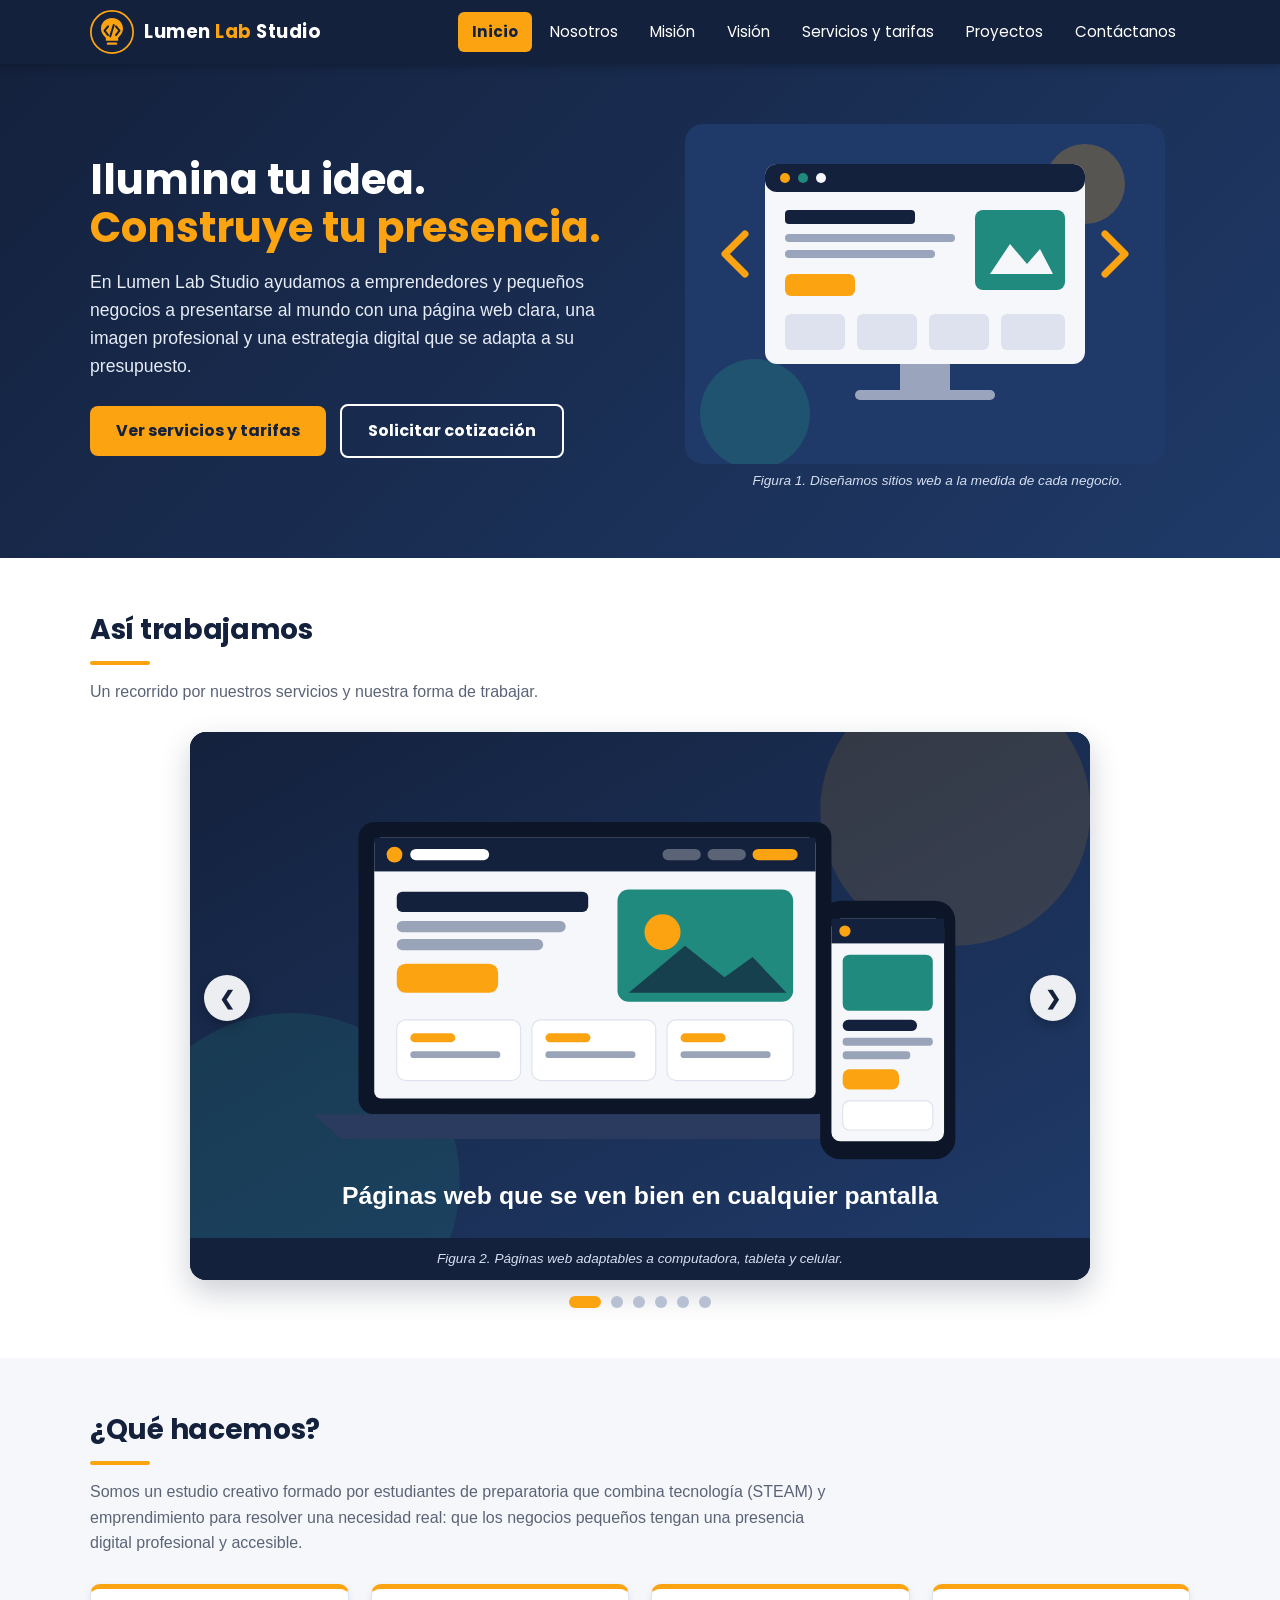
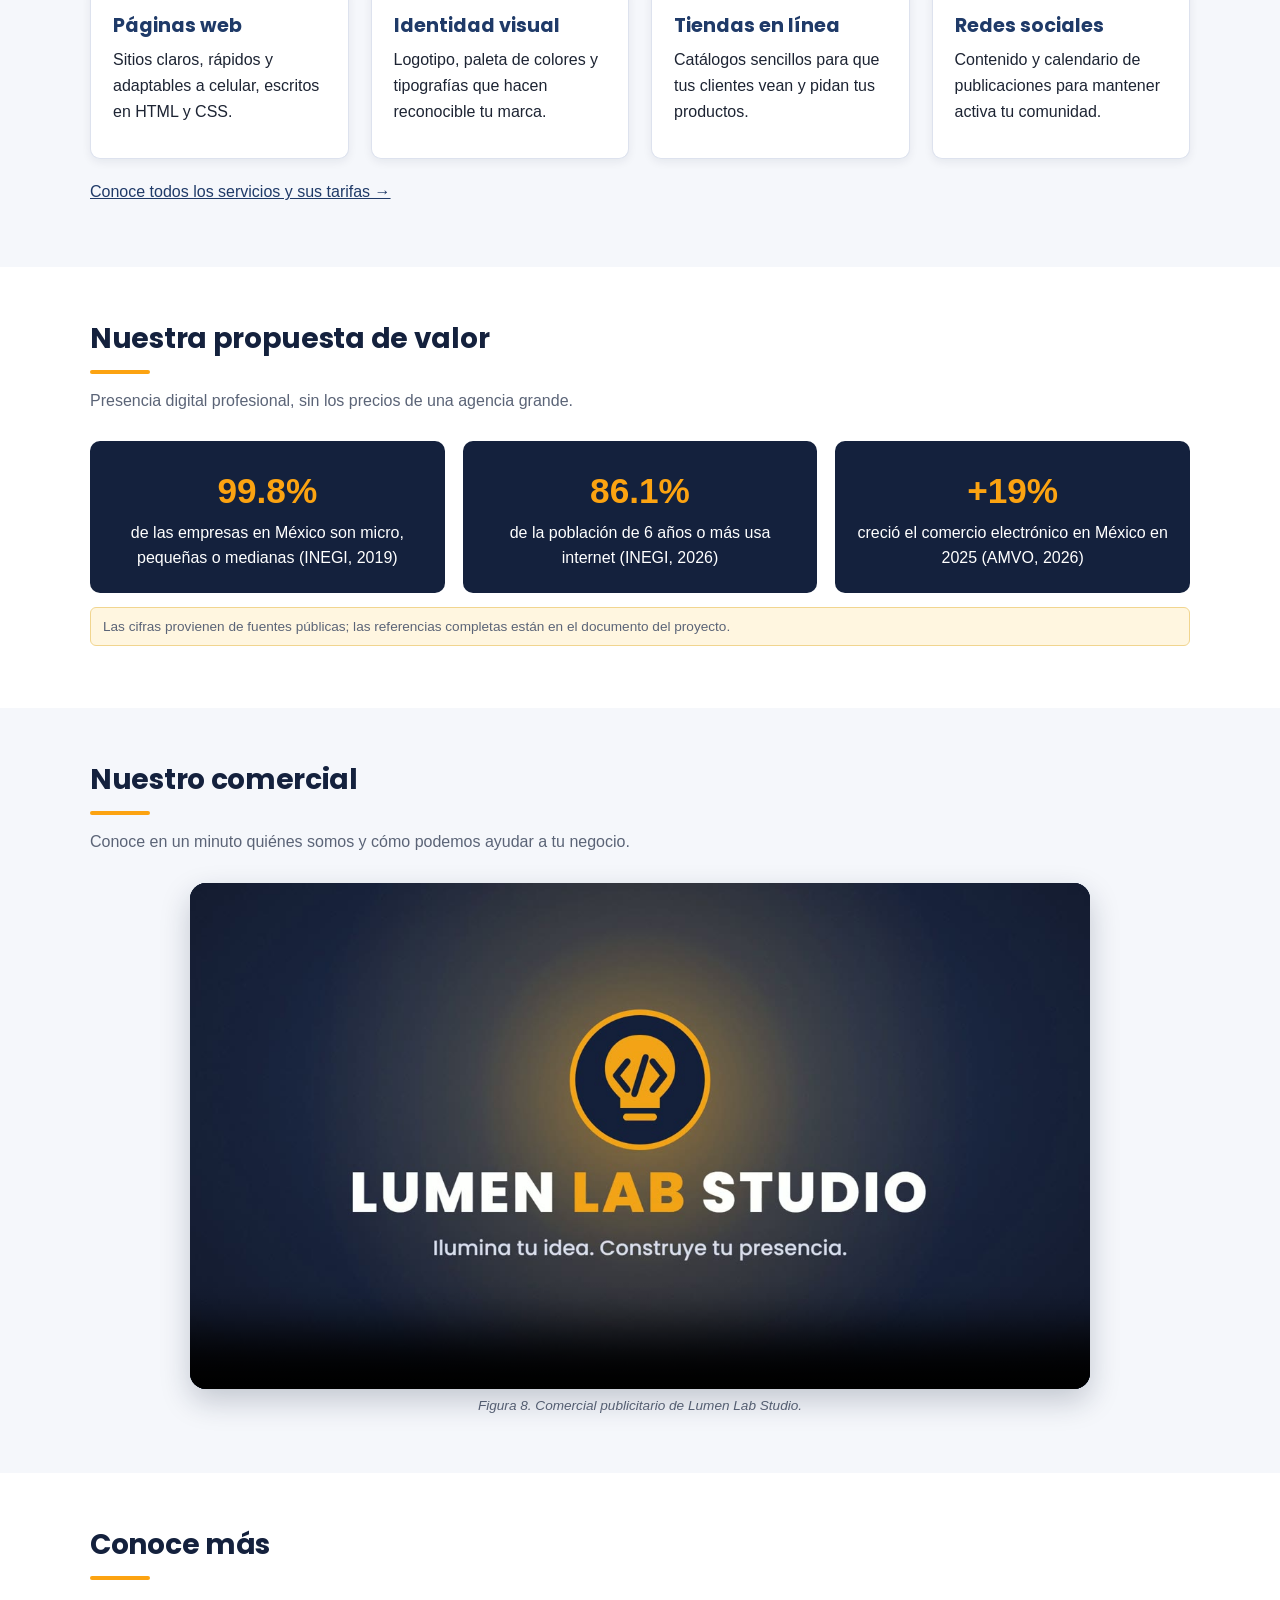
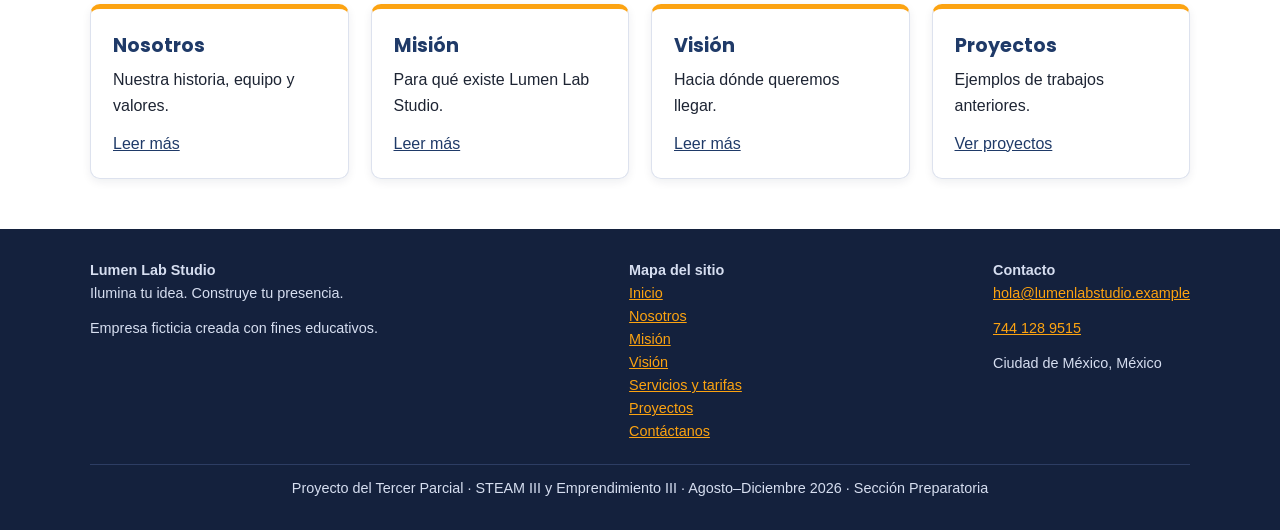
<file: index.html>
<!DOCTYPE html>
<html lang="es">
<head>
  <meta charset="UTF-8">
  <meta name="viewport" content="width=device-width, initial-scale=1.0">
  <meta name="description" content="Lumen Lab Studio: diseño web, identidad visual y presencia digital para pequeños negocios.">
  <title>Inicio | Lumen Lab Studio</title>
  <link rel="icon" type="image/svg+xml" href="img/logo.svg">
  <link rel="preconnect" href="https://fonts.googleapis.com">
  <link rel="preconnect" href="https://fonts.gstatic.com" crossorigin>
  <link rel="stylesheet" href="https://fonts.googleapis.com/css2?family=Poppins:wght@500;600;700&display=swap">
  <link rel="stylesheet" href="css/estilos.css">
</head>
<body>
  <header class="sitio">
    <div class="contenedor">
      <a class="marca" href="index.html" aria-label="Lumen Lab Studio, ir al inicio">
        <img src="img/logo.svg" alt="Logotipo de Lumen Lab Studio">
        <span>Lumen <em>Lab</em> Studio</span>
      </a>
      <nav aria-label="Navegación principal">
        <ul>
        <li><a href="index.html" class="activo" aria-current="page">Inicio</a></li>
        <li><a href="nosotros.html">Nosotros</a></li>
        <li><a href="mision.html">Misión</a></li>
        <li><a href="vision.html">Visión</a></li>
        <li><a href="servicios.html">Servicios y tarifas</a></li>
        <li><a href="proyectos.html">Proyectos</a></li>
        <li><a href="contactanos.html">Contáctanos</a></li>
        </ul>
      </nav>
    </div>
  </header>

  <main>
    <section class="hero">
      <div class="contenedor">
        <div>
          <h1>Ilumina tu idea.<br><span>Construye tu presencia.</span></h1>
          <p>En Lumen Lab Studio ayudamos a emprendedores y pequeños negocios a presentarse al mundo con una página web clara, una imagen profesional y una estrategia digital que se adapta a su presupuesto.</p>
          <a class="boton" href="servicios.html">Ver servicios y tarifas</a>
          <a class="boton secundario" href="contactanos.html">Solicitar cotización</a>
        </div>
        <figure>
          <img src="img/hero.svg" alt="Ilustración de una computadora mostrando una página web en construcción" width="480" height="340">
          <figcaption style="color:#d6def0">Figura 1. Diseñamos sitios web a la medida de cada negocio.</figcaption>
        </figure>
      </div>
    </section>

    <section class="alterna">
      <div class="contenedor">
        <h2>Así trabajamos</h2>
        <p class="intro">Un recorrido por nuestros servicios y nuestra forma de trabajar.</p>
        <div class="carrusel" aria-roledescription="carrusel" aria-label="Galería de servicios de Lumen Lab Studio">
          <div class="carrusel-ventana">
            <div class="carrusel-pista">
              <figure class="diapositiva">
                <img src="img/servicio-web.svg" alt="Página web mostrada en una computadora portátil y en un celular" width="800" height="450">
                <figcaption>Figura 2. Páginas web adaptables a computadora, tableta y celular.</figcaption>
              </figure>
              <figure class="diapositiva">
                <img src="img/servicio-tienda.svg" alt="Tienda en línea en un celular con catálogo de productos y botón de pedido por WhatsApp" width="800" height="450">
                <figcaption>Figura 3. Tiendas en línea con pedido por WhatsApp.</figcaption>
              </figure>
              <figure class="diapositiva">
                <img src="img/servicio-identidad.svg" alt="Logotipo, paleta de colores y tipografía de una marca" width="800" height="450">
                <figcaption>Figura 4. Identidad visual: logotipo, colores y tipografía.</figcaption>
              </figure>
              <figure class="diapositiva">
                <img src="img/servicio-redes.svg" alt="Publicaciones de redes sociales en un celular y calendario de contenido" width="800" height="450">
                <figcaption>Figura 5. Gestión de redes sociales con calendario mensual.</figcaption>
              </figure>
              <figure class="diapositiva">
                <img src="img/servicio-mantenimiento.svg" alt="Ventana de navegador revisada, engrane y medidor de velocidad" width="800" height="450">
                <figcaption>Figura 6. Mantenimiento para que tu sitio siempre funcione.</figcaption>
              </figure>
              <figure class="diapositiva">
                <img src="img/carrusel-proceso.svg" alt="Proceso de trabajo en cuatro pasos: escuchar, diseñar, desarrollar y acompañar" width="800" height="450">
                <figcaption>Figura 7. Nuestro proceso de trabajo en cuatro pasos.</figcaption>
              </figure>
            </div>
          </div>
          <button type="button" class="carrusel-boton carrusel-anterior" aria-label="Imagen anterior">&#10094;</button>
          <button type="button" class="carrusel-boton carrusel-siguiente" aria-label="Imagen siguiente">&#10095;</button>
          <div class="carrusel-puntos"></div>
        </div>
      </div>
    </section>

    <section>
      <div class="contenedor">
        <h2>¿Qué hacemos?</h2>
        <p class="intro">Somos un estudio creativo formado por estudiantes de preparatoria que combina tecnología (STEAM) y emprendimiento para resolver una necesidad real: que los negocios pequeños tengan una presencia digital profesional y accesible.</p>
        <div class="rejilla">
          <article class="tarjeta">
            <h3>Páginas web</h3>
            <p>Sitios claros, rápidos y adaptables a celular, escritos en HTML y CSS.</p>
          </article>
          <article class="tarjeta">
            <h3>Identidad visual</h3>
            <p>Logotipo, paleta de colores y tipografías que hacen reconocible tu marca.</p>
          </article>
          <article class="tarjeta">
            <h3>Tiendas en línea</h3>
            <p>Catálogos sencillos para que tus clientes vean y pidan tus productos.</p>
          </article>
          <article class="tarjeta">
            <h3>Redes sociales</h3>
            <p>Contenido y calendario de publicaciones para mantener activa tu comunidad.</p>
          </article>
        </div>
        <p style="margin-top:20px"><a href="servicios.html">Conoce todos los servicios y sus tarifas &rarr;</a></p>
      </div>
    </section>

    <section class="alterna">
      <div class="contenedor">
        <h2>Nuestra propuesta de valor</h2>
        <p class="intro">Presencia digital profesional, sin los precios de una agencia grande.</p>
        <div class="estadisticas">
          <div class="estadistica"><strong>99.8%</strong>de las empresas en México son micro, pequeñas o medianas (INEGI, 2019)</div>
          <div class="estadistica"><strong>86.1%</strong>de la población de 6 años o más usa internet (INEGI, 2026)</div>
          <div class="estadistica"><strong>+19%</strong>creció el comercio electrónico en México en 2025 (AMVO, 2026)</div>
        </div>
        <p class="nota">Las cifras provienen de fuentes públicas; las referencias completas están en el documento del proyecto.</p>
      </div>
    </section>

    <section id="comercial">
      <div class="contenedor">
        <h2>Nuestro comercial</h2>
        <p class="intro">Conoce en un minuto quiénes somos y cómo podemos ayudar a tu negocio.</p>
        <figure class="video">
          <div class="video-marco">
            <video controls preload="metadata" poster="video/portada.jpg" playsinline>
              <source src="video/comercial.mp4" type="video/mp4">
              Tu navegador no puede reproducir el video.
            </video>
          </div>
          <figcaption>Figura 8. Comercial publicitario de Lumen Lab Studio.</figcaption>
        </figure>
      </div>
    </section>

    <section class="alterna">
      <div class="contenedor">
        <h2>Conoce más</h2>
        <div class="rejilla">
          <article class="tarjeta"><h3>Nosotros</h3><p>Nuestra historia, equipo y valores.</p><a href="nosotros.html">Leer más</a></article>
          <article class="tarjeta"><h3>Misión</h3><p>Para qué existe Lumen Lab Studio.</p><a href="mision.html">Leer más</a></article>
          <article class="tarjeta"><h3>Visión</h3><p>Hacia dónde queremos llegar.</p><a href="vision.html">Leer más</a></article>
          <article class="tarjeta"><h3>Proyectos</h3><p>Ejemplos de trabajos anteriores.</p><a href="proyectos.html">Ver proyectos</a></article>
        </div>
      </div>
    </section>
  </main>

  <footer class="sitio">
    <div class="contenedor">
      <div>
        <strong>Lumen Lab Studio</strong>
        <p>Ilumina tu idea. Construye tu presencia.</p>
        <p>Empresa ficticia creada con fines educativos.</p>
      </div>
      <div>
        <strong>Mapa del sitio</strong>
        <ul>
          <li><a href="index.html">Inicio</a></li>
          <li><a href="nosotros.html">Nosotros</a></li>
          <li><a href="mision.html">Misión</a></li>
          <li><a href="vision.html">Visión</a></li>
          <li><a href="servicios.html">Servicios y tarifas</a></li>
          <li><a href="proyectos.html">Proyectos</a></li>
          <li><a href="contactanos.html">Contáctanos</a></li>
        </ul>
      </div>
      <div>
        <strong>Contacto</strong>
        <p><a href="mailto:hola@lumenlabstudio.example">hola@lumenlabstudio.example</a></p>
        <p><a href="tel:+527441289515">744 128 9515</a></p>
        <p>Ciudad de México, México</p>
      </div>
      <p class="legal">Proyecto del Tercer Parcial &middot; STEAM III y Emprendimiento III &middot; Agosto&ndash;Diciembre 2026 &middot; Sección Preparatoria</p>
    </div>
  </footer>
  <script src="js/carrusel.js"></script>
</body>
</html>
</file>
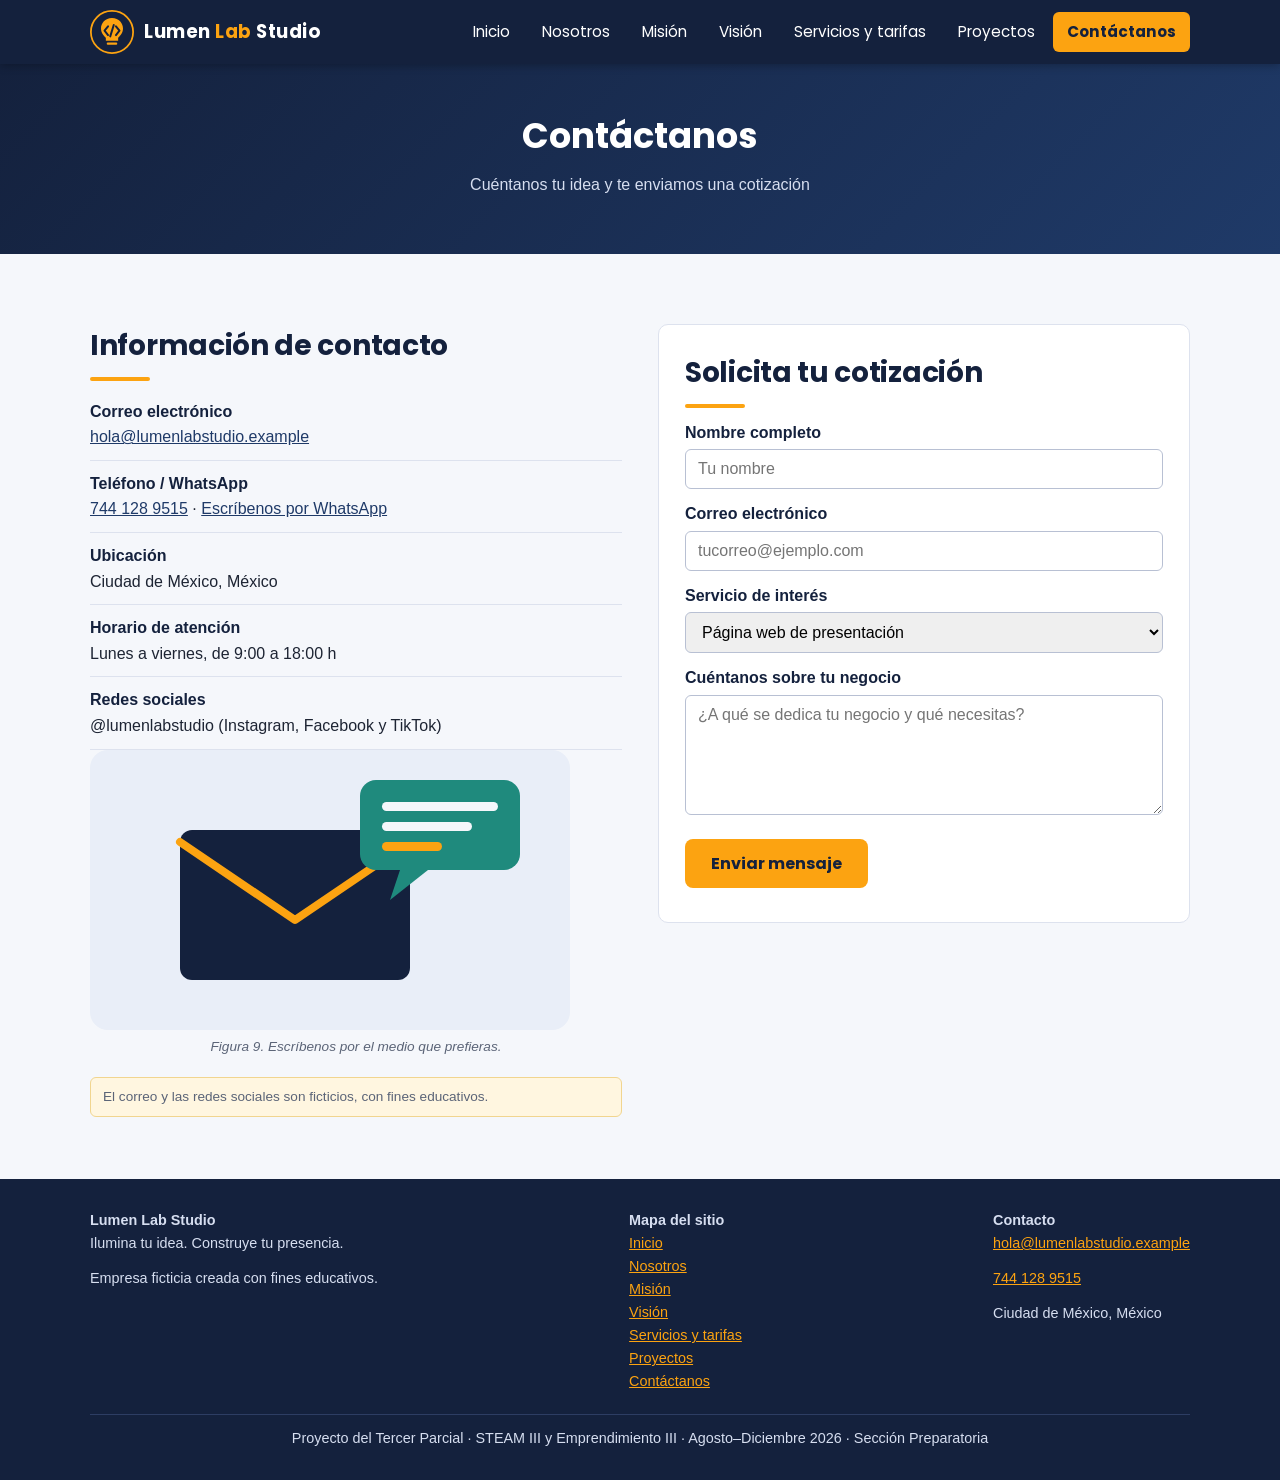
<file: contactanos.html>
<!DOCTYPE html>
<html lang="es">
<head>
  <meta charset="UTF-8">
  <meta name="viewport" content="width=device-width, initial-scale=1.0">
  <meta name="description" content="Datos de contacto y formulario de Lumen Lab Studio.">
  <title>Contáctanos | Lumen Lab Studio</title>
  <link rel="icon" type="image/svg+xml" href="img/logo.svg">
  <link rel="preconnect" href="https://fonts.googleapis.com">
  <link rel="preconnect" href="https://fonts.gstatic.com" crossorigin>
  <link rel="stylesheet" href="https://fonts.googleapis.com/css2?family=Poppins:wght@500;600;700&display=swap">
  <link rel="stylesheet" href="css/estilos.css">
</head>
<body>
  <header class="sitio">
    <div class="contenedor">
      <a class="marca" href="index.html" aria-label="Lumen Lab Studio, ir al inicio">
        <img src="img/logo.svg" alt="Logotipo de Lumen Lab Studio">
        <span>Lumen <em>Lab</em> Studio</span>
      </a>
      <nav aria-label="Navegación principal">
        <ul>
        <li><a href="index.html">Inicio</a></li>
        <li><a href="nosotros.html">Nosotros</a></li>
        <li><a href="mision.html">Misión</a></li>
        <li><a href="vision.html">Visión</a></li>
        <li><a href="servicios.html">Servicios y tarifas</a></li>
        <li><a href="proyectos.html">Proyectos</a></li>
        <li><a href="contactanos.html" class="activo" aria-current="page">Contáctanos</a></li>
        </ul>
      </nav>
    </div>
  </header>

  <main>
    <div class="titulo-pagina">
      <div class="contenedor">
        <h1>Contáctanos</h1>
        <p>Cuéntanos tu idea y te enviamos una cotización</p>
      </div>
    </div>

    <section>
      <div class="contenedor">
        <div class="dos-columnas" style="align-items:start">
          <div>
            <h2>Información de contacto</h2>
            <ul class="datos-contacto">
              <li><strong>Correo electrónico</strong><a href="mailto:hola@lumenlabstudio.example">hola@lumenlabstudio.example</a></li>
              <li><strong>Teléfono / WhatsApp</strong><a href="tel:+527441289515">744 128 9515</a> &middot; <a href="https://wa.me/527441289515">Escríbenos por WhatsApp</a></li>
              <li><strong>Ubicación</strong>Ciudad de México, México</li>
              <li><strong>Horario de atención</strong>Lunes a viernes, de 9:00 a 18:00 h</li>
              <li><strong>Redes sociales</strong>@lumenlabstudio (Instagram, Facebook y TikTok)</li>
            </ul>
            <figure>
              <img src="img/contacto.svg" alt="Ilustración de un sobre de correo y un globo de conversación" width="480" height="280">
              <figcaption>Figura 9. Escríbenos por el medio que prefieras.</figcaption>
            </figure>
            <p class="nota">El correo y las redes sociales son ficticios, con fines educativos.</p>
          </div>
          <form action="#" method="post" aria-label="Formulario de contacto">
            <h2>Solicita tu cotización</h2>
            <label for="nombre">Nombre completo</label>
            <input type="text" id="nombre" name="nombre" required placeholder="Tu nombre">
            <label for="correo">Correo electrónico</label>
            <input type="email" id="correo" name="correo" required placeholder="tucorreo@ejemplo.com">
            <label for="servicio">Servicio de interés</label>
            <select id="servicio" name="servicio">
              <option>Página web de presentación</option>
              <option>Tienda en línea básica</option>
              <option>Identidad visual</option>
              <option>Gestión de redes sociales</option>
              <option>Mantenimiento web</option>
            </select>
            <label for="mensaje">Cuéntanos sobre tu negocio</label>
            <textarea id="mensaje" name="mensaje" required placeholder="¿A qué se dedica tu negocio y qué necesitas?"></textarea>
            <button type="submit" class="boton">Enviar mensaje</button>
          </form>
        </div>
      </div>
    </section>
  </main>

  <footer class="sitio">
    <div class="contenedor">
      <div>
        <strong>Lumen Lab Studio</strong>
        <p>Ilumina tu idea. Construye tu presencia.</p>
        <p>Empresa ficticia creada con fines educativos.</p>
      </div>
      <div>
        <strong>Mapa del sitio</strong>
        <ul>
          <li><a href="index.html">Inicio</a></li>
          <li><a href="nosotros.html">Nosotros</a></li>
          <li><a href="mision.html">Misión</a></li>
          <li><a href="vision.html">Visión</a></li>
          <li><a href="servicios.html">Servicios y tarifas</a></li>
          <li><a href="proyectos.html">Proyectos</a></li>
          <li><a href="contactanos.html">Contáctanos</a></li>
        </ul>
      </div>
      <div>
        <strong>Contacto</strong>
        <p><a href="mailto:hola@lumenlabstudio.example">hola@lumenlabstudio.example</a></p>
        <p><a href="tel:+527441289515">744 128 9515</a></p>
        <p>Ciudad de México, México</p>
      </div>
      <p class="legal">Proyecto del Tercer Parcial &middot; STEAM III y Emprendimiento III &middot; Agosto&ndash;Diciembre 2026 &middot; Sección Preparatoria</p>
    </div>
  </footer>
</body>
</html>
</file>
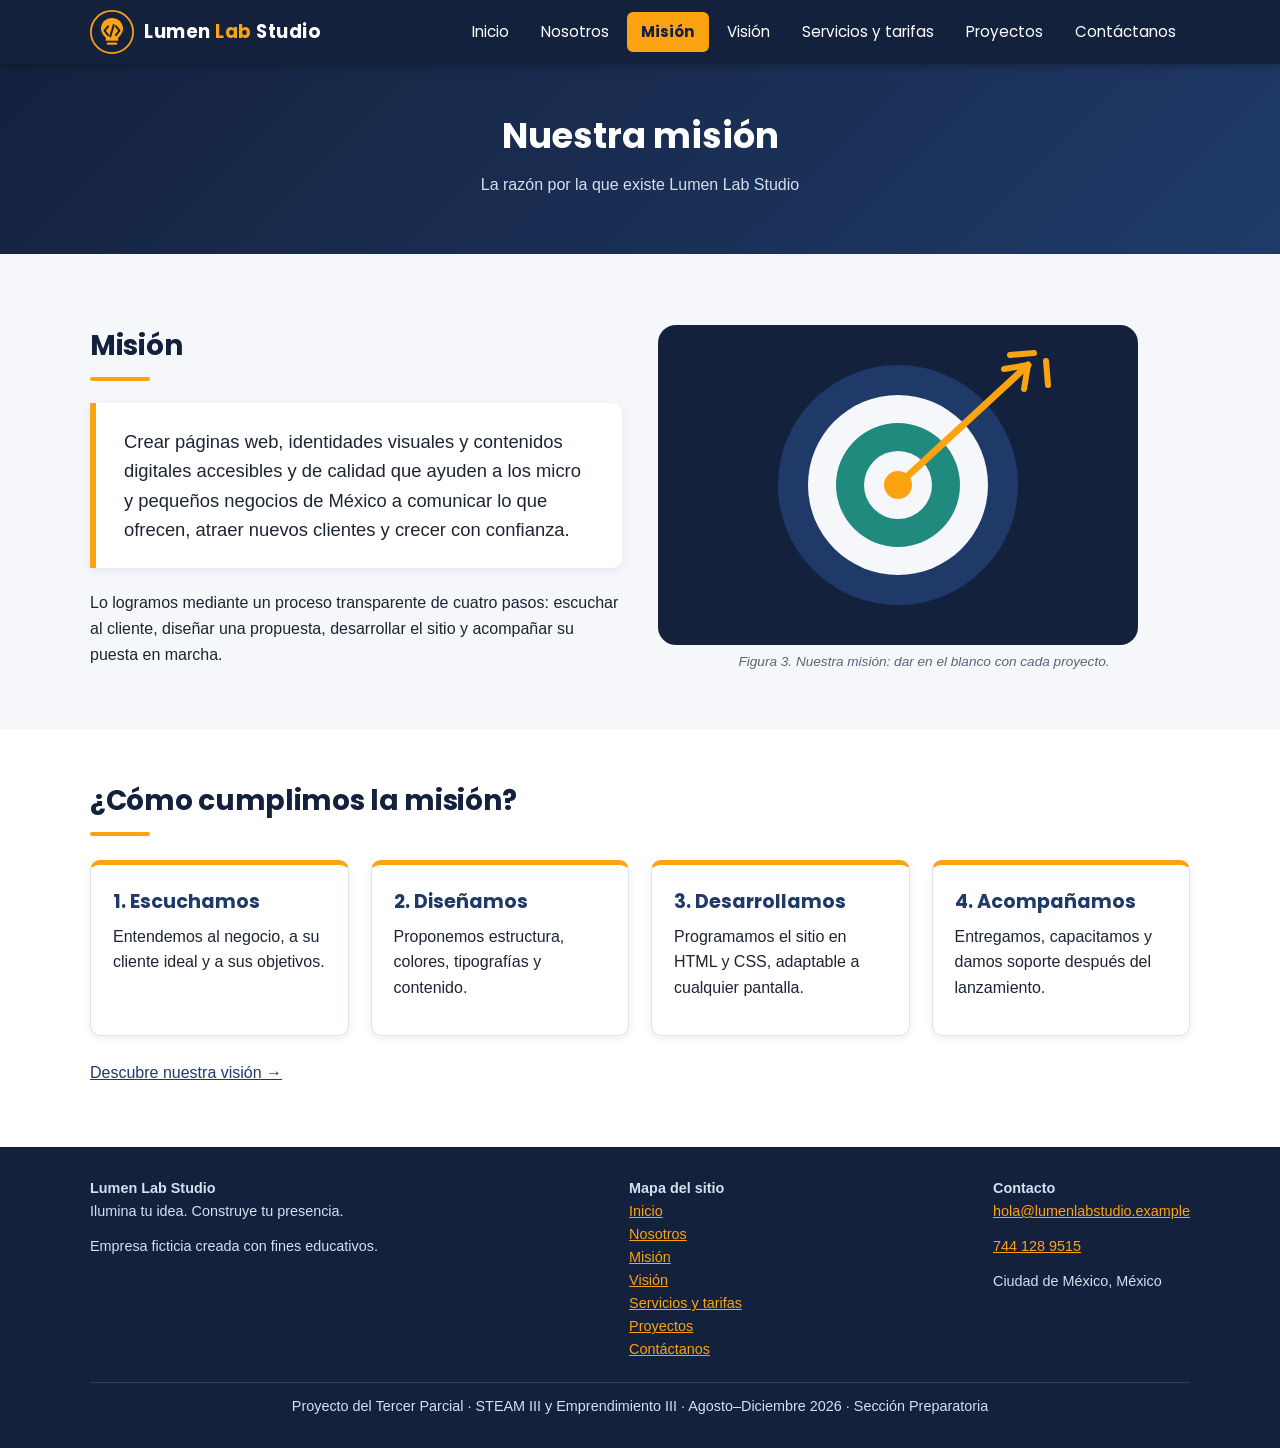
<file: mision.html>
<!DOCTYPE html>
<html lang="es">
<head>
  <meta charset="UTF-8">
  <meta name="viewport" content="width=device-width, initial-scale=1.0">
  <meta name="description" content="La misión de Lumen Lab Studio.">
  <title>Misión | Lumen Lab Studio</title>
  <link rel="icon" type="image/svg+xml" href="img/logo.svg">
  <link rel="preconnect" href="https://fonts.googleapis.com">
  <link rel="preconnect" href="https://fonts.gstatic.com" crossorigin>
  <link rel="stylesheet" href="https://fonts.googleapis.com/css2?family=Poppins:wght@500;600;700&display=swap">
  <link rel="stylesheet" href="css/estilos.css">
</head>
<body>
  <header class="sitio">
    <div class="contenedor">
      <a class="marca" href="index.html" aria-label="Lumen Lab Studio, ir al inicio">
        <img src="img/logo.svg" alt="Logotipo de Lumen Lab Studio">
        <span>Lumen <em>Lab</em> Studio</span>
      </a>
      <nav aria-label="Navegación principal">
        <ul>
        <li><a href="index.html">Inicio</a></li>
        <li><a href="nosotros.html">Nosotros</a></li>
        <li><a href="mision.html" class="activo" aria-current="page">Misión</a></li>
        <li><a href="vision.html">Visión</a></li>
        <li><a href="servicios.html">Servicios y tarifas</a></li>
        <li><a href="proyectos.html">Proyectos</a></li>
        <li><a href="contactanos.html">Contáctanos</a></li>
        </ul>
      </nav>
    </div>
  </header>

  <main>
    <div class="titulo-pagina">
      <div class="contenedor">
        <h1>Nuestra misión</h1>
        <p>La razón por la que existe Lumen Lab Studio</p>
      </div>
    </div>

    <section>
      <div class="contenedor">
        <div class="dos-columnas">
          <div>
            <h2>Misión</h2>
            <p class="destacado">Crear páginas web, identidades visuales y contenidos digitales accesibles y de calidad que ayuden a los micro y pequeños negocios de México a comunicar lo que ofrecen, atraer nuevos clientes y crecer con confianza.</p>
            <p>Lo logramos mediante un proceso transparente de cuatro pasos: escuchar al cliente, diseñar una propuesta, desarrollar el sitio y acompañar su puesta en marcha.</p>
          </div>
          <figure>
            <img src="img/mision.svg" alt="Ilustración de una diana con una flecha en el centro" width="480" height="320">
            <figcaption>Figura 3. Nuestra misión: dar en el blanco con cada proyecto.</figcaption>
          </figure>
        </div>
      </div>
    </section>

    <section class="alterna">
      <div class="contenedor">
        <h2>¿Cómo cumplimos la misión?</h2>
        <div class="rejilla">
          <article class="tarjeta"><h3>1. Escuchamos</h3><p>Entendemos al negocio, a su cliente ideal y a sus objetivos.</p></article>
          <article class="tarjeta"><h3>2. Diseñamos</h3><p>Proponemos estructura, colores, tipografías y contenido.</p></article>
          <article class="tarjeta"><h3>3. Desarrollamos</h3><p>Programamos el sitio en HTML y CSS, adaptable a cualquier pantalla.</p></article>
          <article class="tarjeta"><h3>4. Acompañamos</h3><p>Entregamos, capacitamos y damos soporte después del lanzamiento.</p></article>
        </div>
        <p style="margin-top:24px"><a href="vision.html">Descubre nuestra visión &rarr;</a></p>
      </div>
    </section>
  </main>

  <footer class="sitio">
    <div class="contenedor">
      <div>
        <strong>Lumen Lab Studio</strong>
        <p>Ilumina tu idea. Construye tu presencia.</p>
        <p>Empresa ficticia creada con fines educativos.</p>
      </div>
      <div>
        <strong>Mapa del sitio</strong>
        <ul>
          <li><a href="index.html">Inicio</a></li>
          <li><a href="nosotros.html">Nosotros</a></li>
          <li><a href="mision.html">Misión</a></li>
          <li><a href="vision.html">Visión</a></li>
          <li><a href="servicios.html">Servicios y tarifas</a></li>
          <li><a href="proyectos.html">Proyectos</a></li>
          <li><a href="contactanos.html">Contáctanos</a></li>
        </ul>
      </div>
      <div>
        <strong>Contacto</strong>
        <p><a href="mailto:hola@lumenlabstudio.example">hola@lumenlabstudio.example</a></p>
        <p><a href="tel:+527441289515">744 128 9515</a></p>
        <p>Ciudad de México, México</p>
      </div>
      <p class="legal">Proyecto del Tercer Parcial &middot; STEAM III y Emprendimiento III &middot; Agosto&ndash;Diciembre 2026 &middot; Sección Preparatoria</p>
    </div>
  </footer>
</body>
</html>
</file>
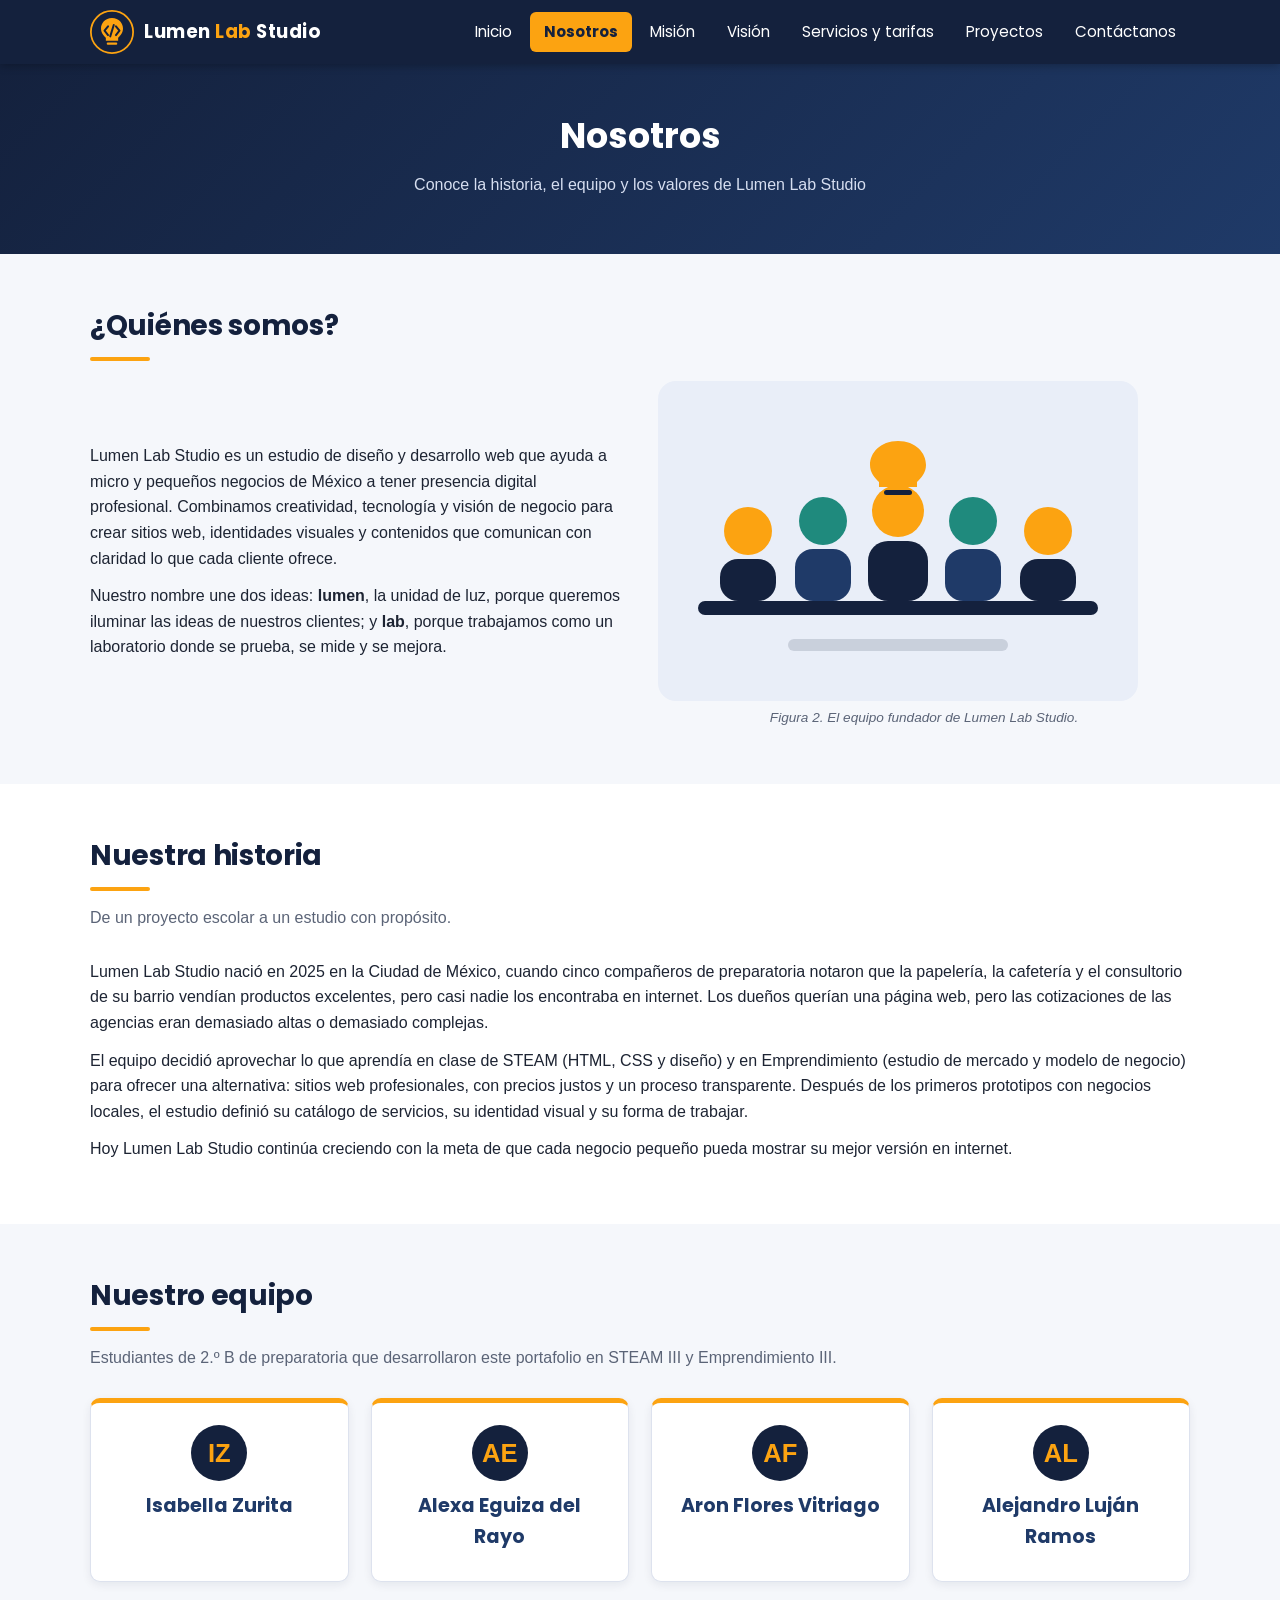
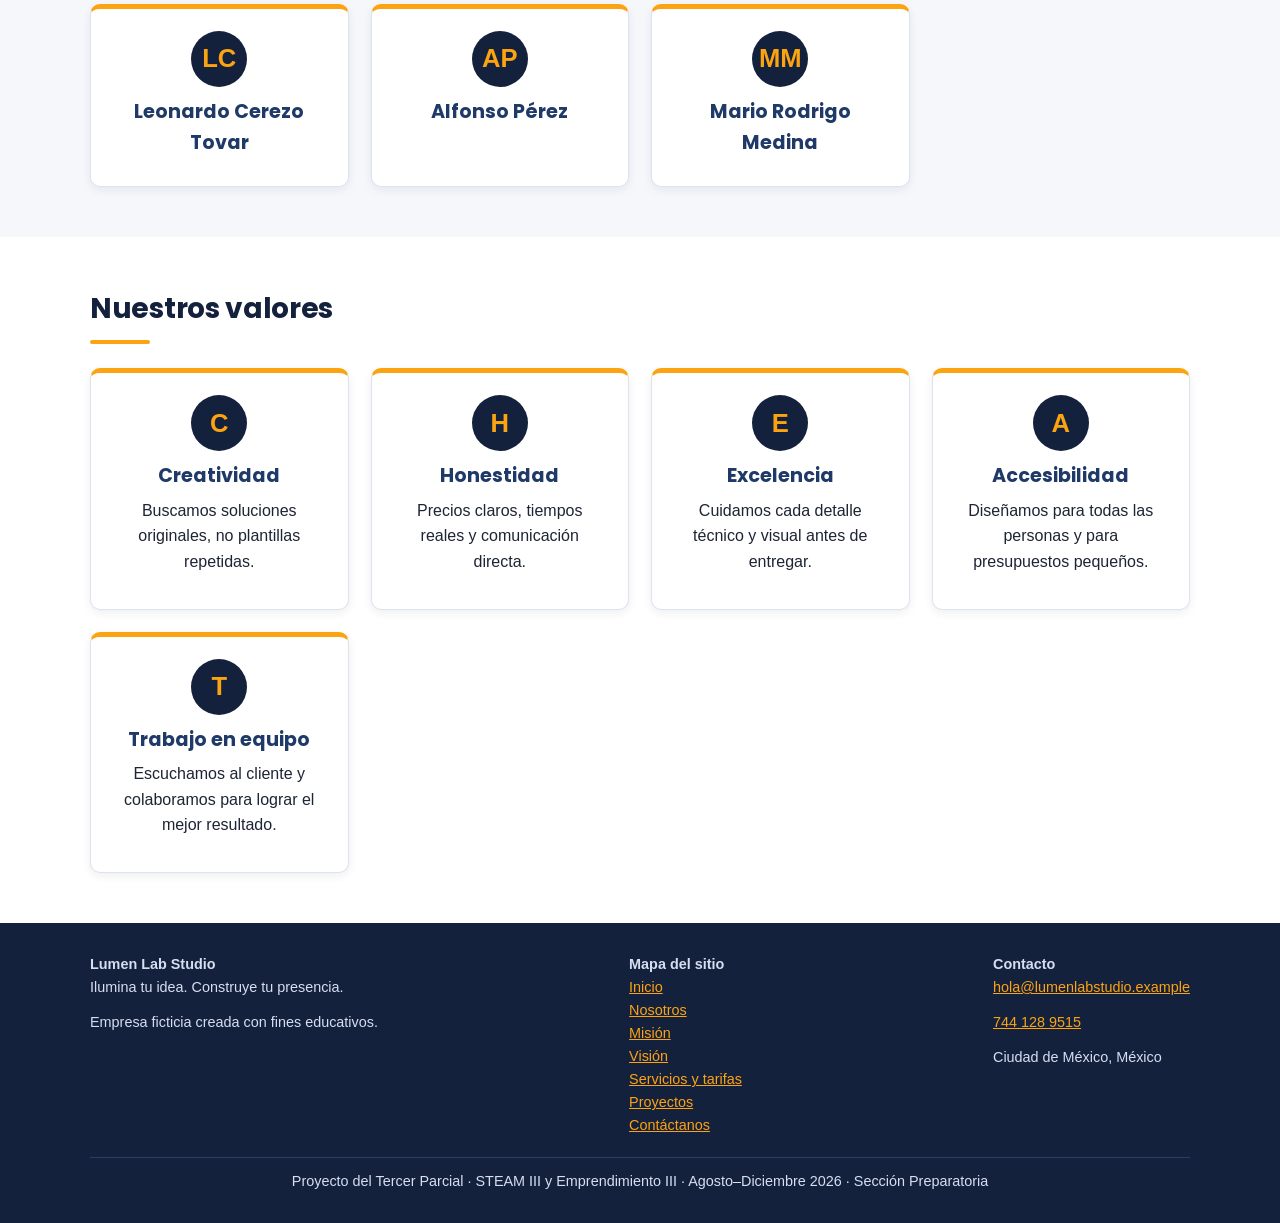
<file: nosotros.html>
<!DOCTYPE html>
<html lang="es">
<head>
  <meta charset="UTF-8">
  <meta name="viewport" content="width=device-width, initial-scale=1.0">
  <meta name="description" content="Historia, equipo y valores de Lumen Lab Studio.">
  <title>Nosotros | Lumen Lab Studio</title>
  <link rel="icon" type="image/svg+xml" href="img/logo.svg">
  <link rel="preconnect" href="https://fonts.googleapis.com">
  <link rel="preconnect" href="https://fonts.gstatic.com" crossorigin>
  <link rel="stylesheet" href="https://fonts.googleapis.com/css2?family=Poppins:wght@500;600;700&display=swap">
  <link rel="stylesheet" href="css/estilos.css">
</head>
<body>
  <header class="sitio">
    <div class="contenedor">
      <a class="marca" href="index.html" aria-label="Lumen Lab Studio, ir al inicio">
        <img src="img/logo.svg" alt="Logotipo de Lumen Lab Studio">
        <span>Lumen <em>Lab</em> Studio</span>
      </a>
      <nav aria-label="Navegación principal">
        <ul>
        <li><a href="index.html">Inicio</a></li>
        <li><a href="nosotros.html" class="activo" aria-current="page">Nosotros</a></li>
        <li><a href="mision.html">Misión</a></li>
        <li><a href="vision.html">Visión</a></li>
        <li><a href="servicios.html">Servicios y tarifas</a></li>
        <li><a href="proyectos.html">Proyectos</a></li>
        <li><a href="contactanos.html">Contáctanos</a></li>
        </ul>
      </nav>
    </div>
  </header>

  <main>
    <div class="titulo-pagina">
      <div class="contenedor">
        <h1>Nosotros</h1>
        <p>Conoce la historia, el equipo y los valores de Lumen Lab Studio</p>
      </div>
    </div>

    <section>
      <div class="contenedor">
        <h2>¿Quiénes somos?</h2>
        <div class="dos-columnas">
          <div>
            <p>Lumen Lab Studio es un estudio de diseño y desarrollo web que ayuda a micro y pequeños negocios de México a tener presencia digital profesional. Combinamos creatividad, tecnología y visión de negocio para crear sitios web, identidades visuales y contenidos que comunican con claridad lo que cada cliente ofrece.</p>
            <p>Nuestro nombre une dos ideas: <strong>lumen</strong>, la unidad de luz, porque queremos iluminar las ideas de nuestros clientes; y <strong>lab</strong>, porque trabajamos como un laboratorio donde se prueba, se mide y se mejora.</p>
          </div>
          <figure>
            <img src="img/nosotros.svg" alt="Ilustración de cinco integrantes del equipo trabajando juntos" width="480" height="320">
            <figcaption>Figura 2. El equipo fundador de Lumen Lab Studio.</figcaption>
          </figure>
        </div>
      </div>
    </section>

    <section class="alterna">
      <div class="contenedor">
        <h2>Nuestra historia</h2>
        <p class="intro">De un proyecto escolar a un estudio con propósito.</p>
        <p>Lumen Lab Studio nació en 2025 en la Ciudad de México, cuando cinco compañeros de preparatoria notaron que la papelería, la cafetería y el consultorio de su barrio vendían productos excelentes, pero casi nadie los encontraba en internet. Los dueños querían una página web, pero las cotizaciones de las agencias eran demasiado altas o demasiado complejas.</p>
        <p>El equipo decidió aprovechar lo que aprendía en clase de STEAM (HTML, CSS y diseño) y en Emprendimiento (estudio de mercado y modelo de negocio) para ofrecer una alternativa: sitios web profesionales, con precios justos y un proceso transparente. Después de los primeros prototipos con negocios locales, el estudio definió su catálogo de servicios, su identidad visual y su forma de trabajar.</p>
        <p>Hoy Lumen Lab Studio continúa creciendo con la meta de que cada negocio pequeño pueda mostrar su mejor versión en internet.</p>
      </div>
    </section>

    <section>
      <div class="contenedor">
        <h2>Nuestro equipo</h2>
        <p class="intro">Estudiantes de 2.º B de preparatoria que desarrollaron este portafolio en STEAM III y Emprendimiento III.</p>
        <div class="rejilla">
          <article class="tarjeta valor"><div class="icono">IZ</div><h3>Isabella Zurita</h3></article>
          <article class="tarjeta valor"><div class="icono">AE</div><h3>Alexa Eguiza del Rayo</h3></article>
          <article class="tarjeta valor"><div class="icono">AF</div><h3>Aron Flores Vitriago</h3></article>
          <article class="tarjeta valor"><div class="icono">AL</div><h3>Alejandro Luján Ramos</h3></article>
          <article class="tarjeta valor"><div class="icono">LC</div><h3>Leonardo Cerezo Tovar</h3></article>
          <article class="tarjeta valor"><div class="icono">AP</div><h3>Alfonso Pérez</h3></article>
          <article class="tarjeta valor"><div class="icono">MM</div><h3>Mario Rodrigo Medina</h3></article>
        </div>
      </div>
    </section>

    <section class="alterna">
      <div class="contenedor">
        <h2>Nuestros valores</h2>
        <div class="rejilla">
          <article class="tarjeta valor"><div class="icono">C</div><h3>Creatividad</h3><p>Buscamos soluciones originales, no plantillas repetidas.</p></article>
          <article class="tarjeta valor"><div class="icono">H</div><h3>Honestidad</h3><p>Precios claros, tiempos reales y comunicación directa.</p></article>
          <article class="tarjeta valor"><div class="icono">E</div><h3>Excelencia</h3><p>Cuidamos cada detalle técnico y visual antes de entregar.</p></article>
          <article class="tarjeta valor"><div class="icono">A</div><h3>Accesibilidad</h3><p>Diseñamos para todas las personas y para presupuestos pequeños.</p></article>
          <article class="tarjeta valor"><div class="icono">T</div><h3>Trabajo en equipo</h3><p>Escuchamos al cliente y colaboramos para lograr el mejor resultado.</p></article>
        </div>
      </div>
    </section>
  </main>

  <footer class="sitio">
    <div class="contenedor">
      <div>
        <strong>Lumen Lab Studio</strong>
        <p>Ilumina tu idea. Construye tu presencia.</p>
        <p>Empresa ficticia creada con fines educativos.</p>
      </div>
      <div>
        <strong>Mapa del sitio</strong>
        <ul>
          <li><a href="index.html">Inicio</a></li>
          <li><a href="nosotros.html">Nosotros</a></li>
          <li><a href="mision.html">Misión</a></li>
          <li><a href="vision.html">Visión</a></li>
          <li><a href="servicios.html">Servicios y tarifas</a></li>
          <li><a href="proyectos.html">Proyectos</a></li>
          <li><a href="contactanos.html">Contáctanos</a></li>
        </ul>
      </div>
      <div>
        <strong>Contacto</strong>
        <p><a href="mailto:hola@lumenlabstudio.example">hola@lumenlabstudio.example</a></p>
        <p><a href="tel:+527441289515">744 128 9515</a></p>
        <p>Ciudad de México, México</p>
      </div>
      <p class="legal">Proyecto del Tercer Parcial &middot; STEAM III y Emprendimiento III &middot; Agosto&ndash;Diciembre 2026 &middot; Sección Preparatoria</p>
    </div>
  </footer>
</body>
</html>
</file>
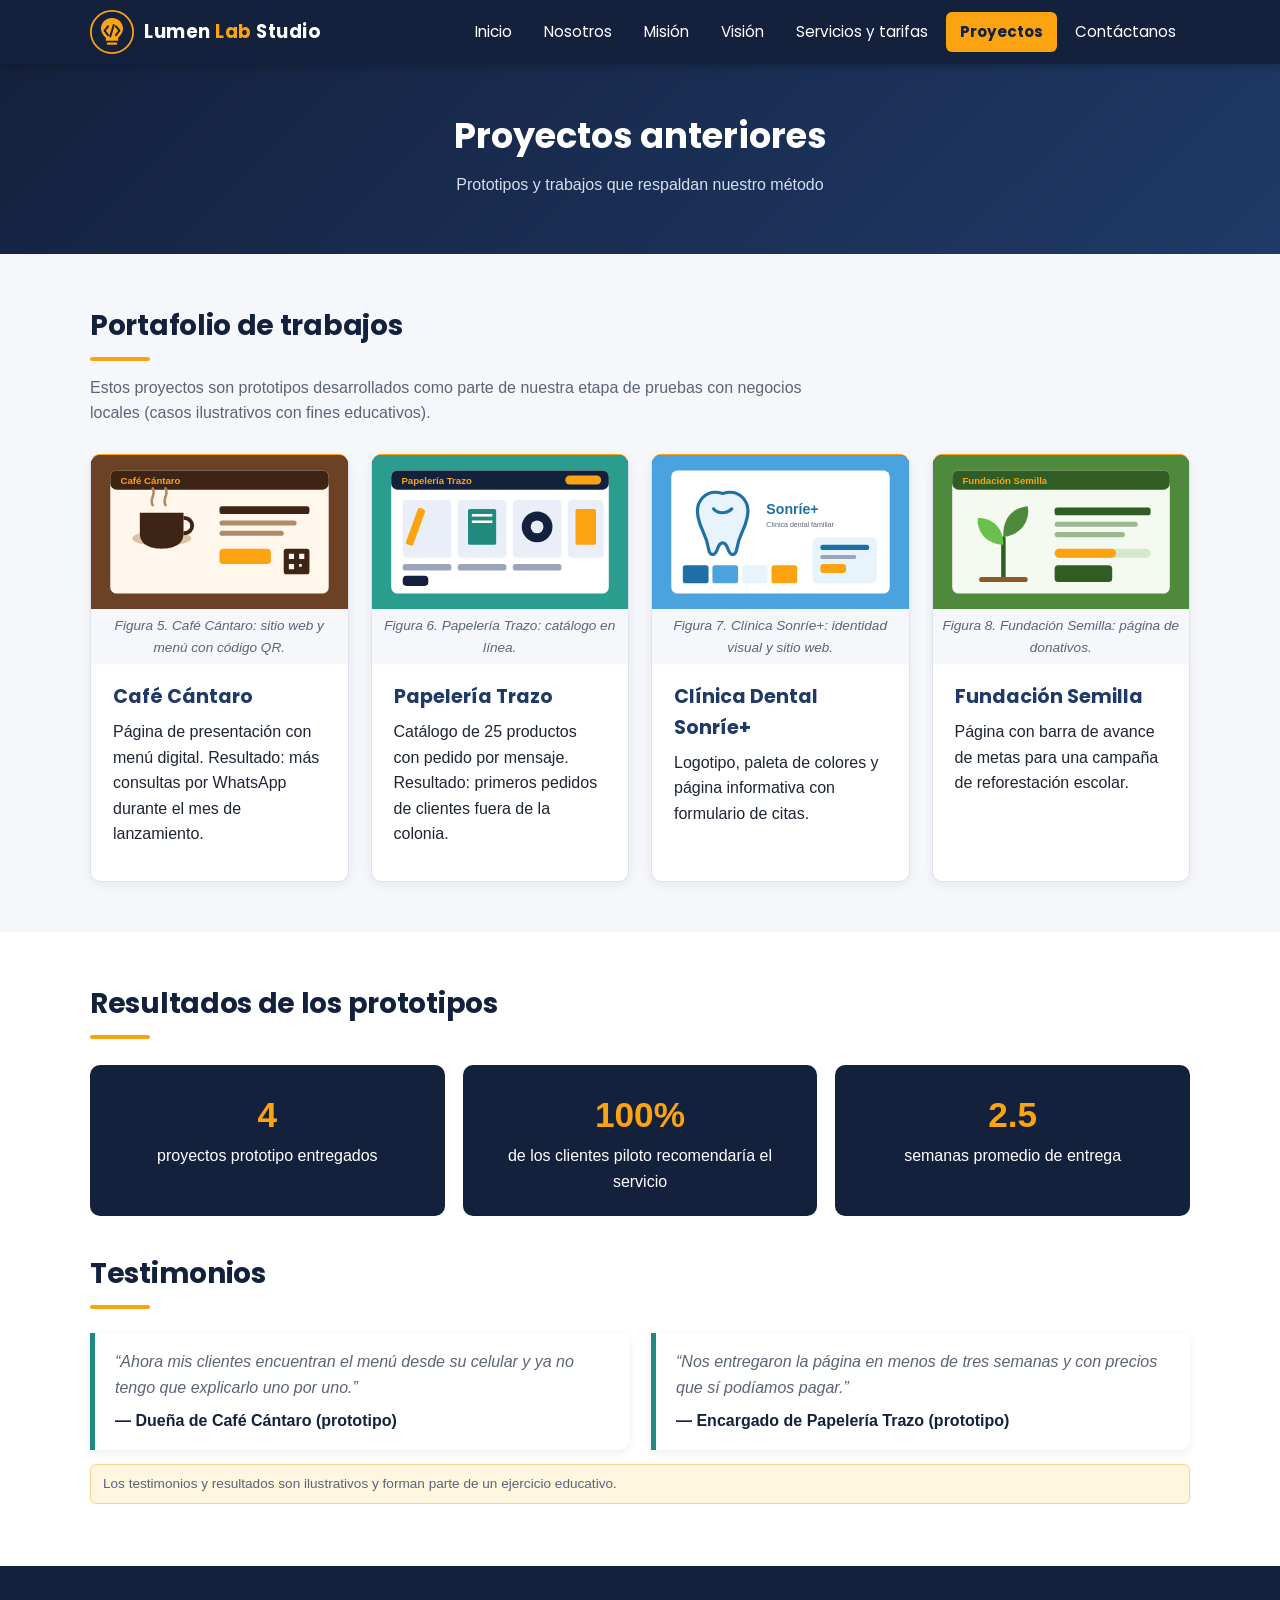
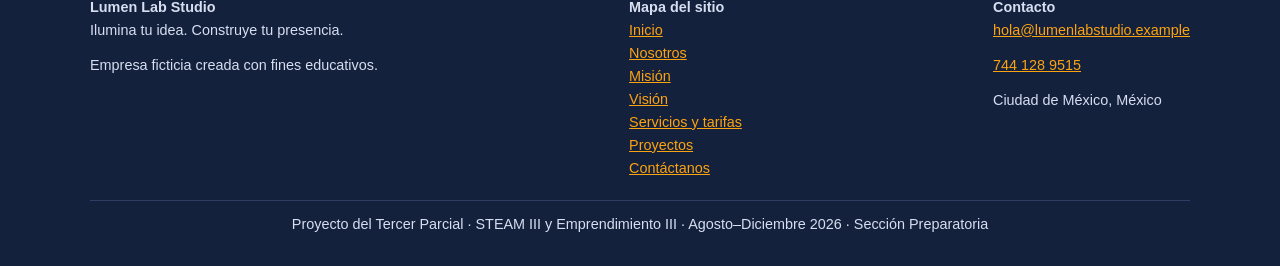
<file: proyectos.html>
<!DOCTYPE html>
<html lang="es">
<head>
  <meta charset="UTF-8">
  <meta name="viewport" content="width=device-width, initial-scale=1.0">
  <meta name="description" content="Ejemplos de proyectos anteriores y prototipos de Lumen Lab Studio.">
  <title>Proyectos | Lumen Lab Studio</title>
  <link rel="icon" type="image/svg+xml" href="img/logo.svg">
  <link rel="preconnect" href="https://fonts.googleapis.com">
  <link rel="preconnect" href="https://fonts.gstatic.com" crossorigin>
  <link rel="stylesheet" href="https://fonts.googleapis.com/css2?family=Poppins:wght@500;600;700&display=swap">
  <link rel="stylesheet" href="css/estilos.css">
</head>
<body>
  <header class="sitio">
    <div class="contenedor">
      <a class="marca" href="index.html" aria-label="Lumen Lab Studio, ir al inicio">
        <img src="img/logo.svg" alt="Logotipo de Lumen Lab Studio">
        <span>Lumen <em>Lab</em> Studio</span>
      </a>
      <nav aria-label="Navegación principal">
        <ul>
        <li><a href="index.html">Inicio</a></li>
        <li><a href="nosotros.html">Nosotros</a></li>
        <li><a href="mision.html">Misión</a></li>
        <li><a href="vision.html">Visión</a></li>
        <li><a href="servicios.html">Servicios y tarifas</a></li>
        <li><a href="proyectos.html" class="activo" aria-current="page">Proyectos</a></li>
        <li><a href="contactanos.html">Contáctanos</a></li>
        </ul>
      </nav>
    </div>
  </header>

  <main>
    <div class="titulo-pagina">
      <div class="contenedor">
        <h1>Proyectos anteriores</h1>
        <p>Prototipos y trabajos que respaldan nuestro método</p>
      </div>
    </div>

    <section>
      <div class="contenedor">
        <h2>Portafolio de trabajos</h2>
        <p class="intro">Estos proyectos son prototipos desarrollados como parte de nuestra etapa de pruebas con negocios locales (casos ilustrativos con fines educativos).</p>
        <div class="rejilla">
          <article class="tarjeta proyecto">
            <figure><img src="img/proyecto1.svg" alt="Maqueta de página web de la cafetería Café Cántaro" width="400" height="240"><figcaption>Figura 5. Café Cántaro: sitio web y menú con código QR.</figcaption></figure>
            <div class="cuerpo"><h3>Café Cántaro</h3><p>Página de presentación con menú digital. Resultado: más consultas por WhatsApp durante el mes de lanzamiento.</p></div>
          </article>
          <article class="tarjeta proyecto">
            <figure><img src="img/proyecto2.svg" alt="Maqueta de tienda en línea de Papelería Trazo" width="400" height="240"><figcaption>Figura 6. Papelería Trazo: catálogo en línea.</figcaption></figure>
            <div class="cuerpo"><h3>Papelería Trazo</h3><p>Catálogo de 25 productos con pedido por mensaje. Resultado: primeros pedidos de clientes fuera de la colonia.</p></div>
          </article>
          <article class="tarjeta proyecto">
            <figure><img src="img/proyecto3.svg" alt="Identidad visual de la clínica dental Sonríe+" width="400" height="240"><figcaption>Figura 7. Clínica Sonríe+: identidad visual y sitio web.</figcaption></figure>
            <div class="cuerpo"><h3>Clínica Dental Sonríe+</h3><p>Logotipo, paleta de colores y página informativa con formulario de citas.</p></div>
          </article>
          <article class="tarjeta proyecto">
            <figure><img src="img/proyecto4.svg" alt="Maqueta de página de donativos de Fundación Semilla" width="400" height="240"><figcaption>Figura 8. Fundación Semilla: página de donativos.</figcaption></figure>
            <div class="cuerpo"><h3>Fundación Semilla</h3><p>Página con barra de avance de metas para una campaña de reforestación escolar.</p></div>
          </article>
        </div>
      </div>
    </section>

    <section class="alterna">
      <div class="contenedor">
        <h2>Resultados de los prototipos</h2>
        <div class="estadisticas">
          <div class="estadistica"><strong>4</strong>proyectos prototipo entregados</div>
          <div class="estadistica"><strong>100%</strong>de los clientes piloto recomendaría el servicio</div>
          <div class="estadistica"><strong>2.5</strong>semanas promedio de entrega</div>
        </div>
        <h2 style="margin-top:36px">Testimonios</h2>
        <div class="rejilla">
          <blockquote>“Ahora mis clientes encuentran el menú desde su celular y ya no tengo que explicarlo uno por uno.”<cite>— Dueña de Café Cántaro (prototipo)</cite></blockquote>
          <blockquote>“Nos entregaron la página en menos de tres semanas y con precios que sí podíamos pagar.”<cite>— Encargado de Papelería Trazo (prototipo)</cite></blockquote>
        </div>
        <p class="nota">Los testimonios y resultados son ilustrativos y forman parte de un ejercicio educativo.</p>
      </div>
    </section>
  </main>

  <footer class="sitio">
    <div class="contenedor">
      <div>
        <strong>Lumen Lab Studio</strong>
        <p>Ilumina tu idea. Construye tu presencia.</p>
        <p>Empresa ficticia creada con fines educativos.</p>
      </div>
      <div>
        <strong>Mapa del sitio</strong>
        <ul>
          <li><a href="index.html">Inicio</a></li>
          <li><a href="nosotros.html">Nosotros</a></li>
          <li><a href="mision.html">Misión</a></li>
          <li><a href="vision.html">Visión</a></li>
          <li><a href="servicios.html">Servicios y tarifas</a></li>
          <li><a href="proyectos.html">Proyectos</a></li>
          <li><a href="contactanos.html">Contáctanos</a></li>
        </ul>
      </div>
      <div>
        <strong>Contacto</strong>
        <p><a href="mailto:hola@lumenlabstudio.example">hola@lumenlabstudio.example</a></p>
        <p><a href="tel:+527441289515">744 128 9515</a></p>
        <p>Ciudad de México, México</p>
      </div>
      <p class="legal">Proyecto del Tercer Parcial &middot; STEAM III y Emprendimiento III &middot; Agosto&ndash;Diciembre 2026 &middot; Sección Preparatoria</p>
    </div>
  </footer>
</body>
</html>
</file>
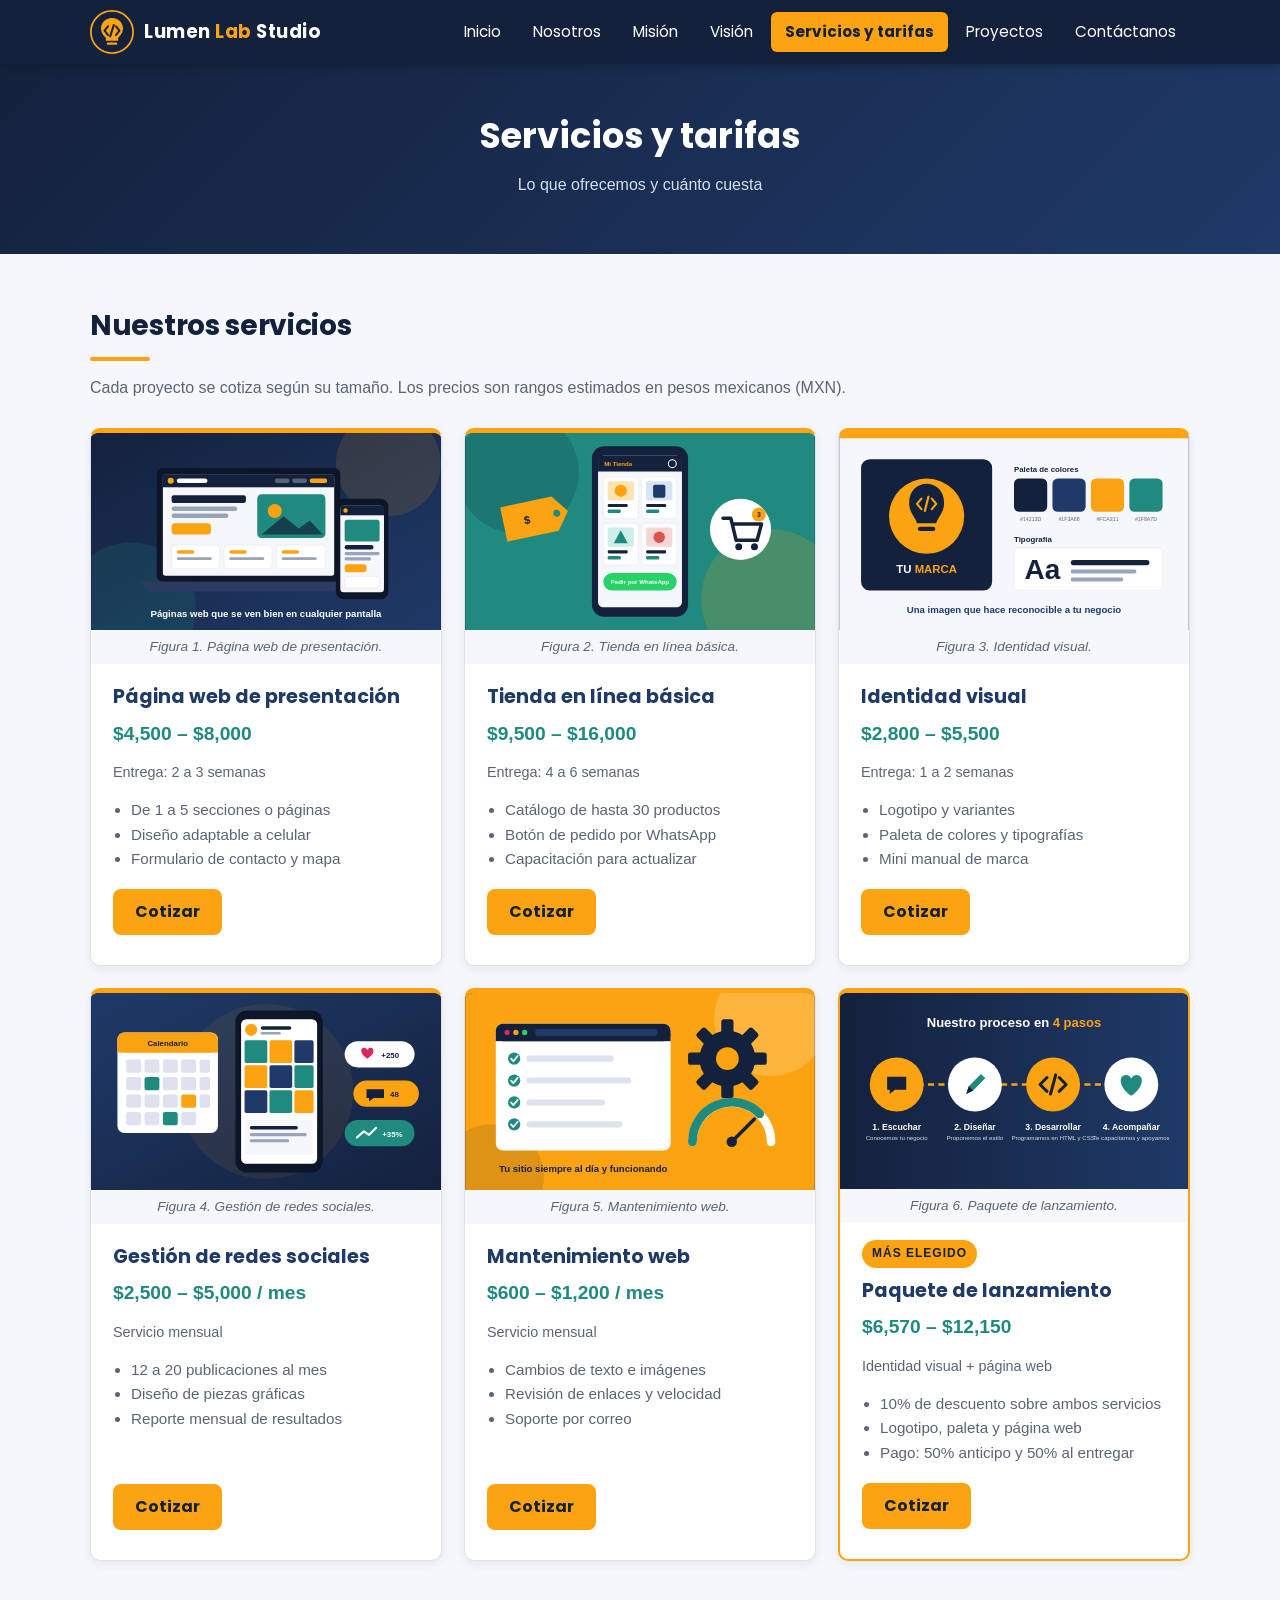
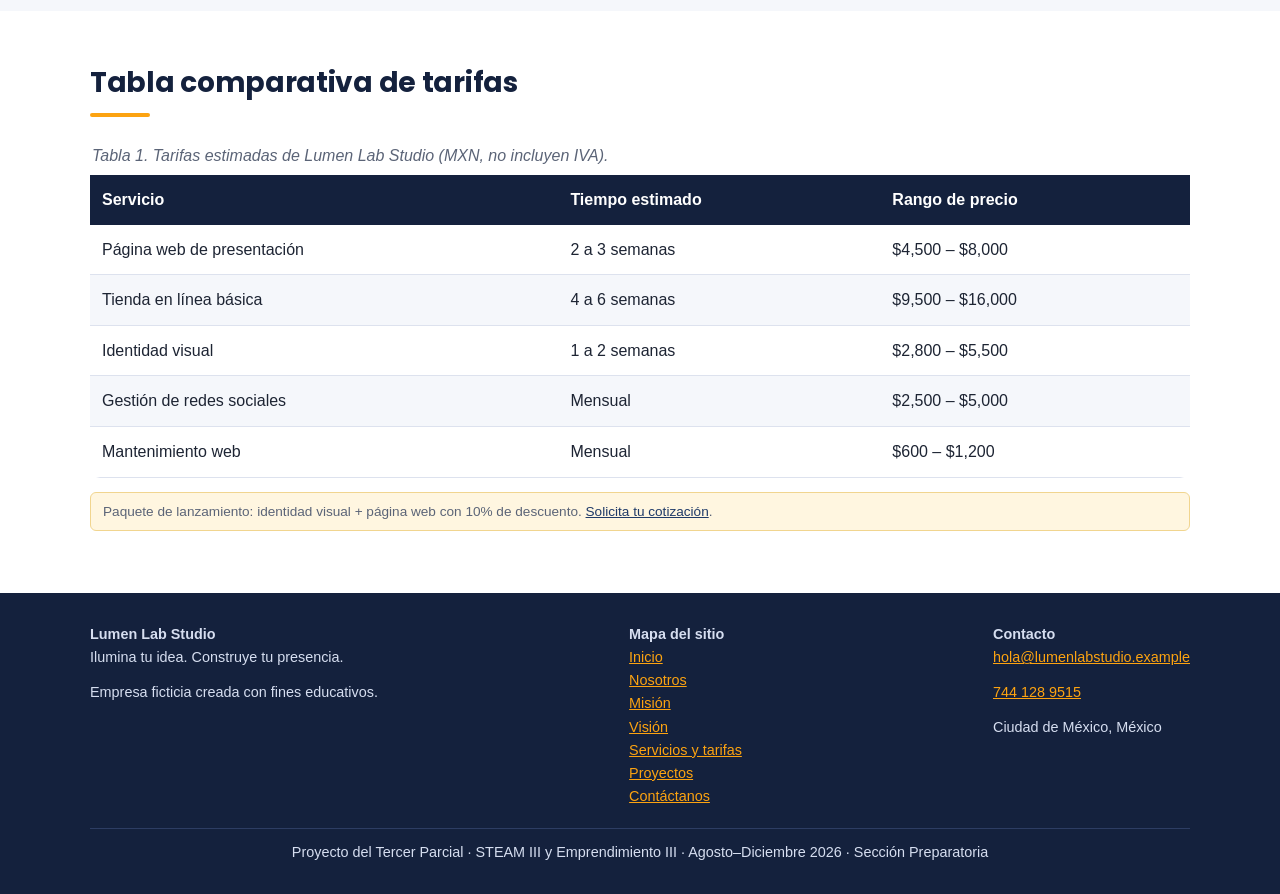
<file: servicios.html>
<!DOCTYPE html>
<html lang="es">
<head>
  <meta charset="UTF-8">
  <meta name="viewport" content="width=device-width, initial-scale=1.0">
  <meta name="description" content="Servicios de Lumen Lab Studio y sus precios estimados en pesos mexicanos.">
  <title>Servicios y tarifas | Lumen Lab Studio</title>
  <link rel="icon" type="image/svg+xml" href="img/logo.svg">
  <link rel="preconnect" href="https://fonts.googleapis.com">
  <link rel="preconnect" href="https://fonts.gstatic.com" crossorigin>
  <link rel="stylesheet" href="https://fonts.googleapis.com/css2?family=Poppins:wght@500;600;700&display=swap">
  <link rel="stylesheet" href="css/estilos.css">
</head>
<body>
  <header class="sitio">
    <div class="contenedor">
      <a class="marca" href="index.html" aria-label="Lumen Lab Studio, ir al inicio">
        <img src="img/logo.svg" alt="Logotipo de Lumen Lab Studio">
        <span>Lumen <em>Lab</em> Studio</span>
      </a>
      <nav aria-label="Navegación principal">
        <ul>
        <li><a href="index.html">Inicio</a></li>
        <li><a href="nosotros.html">Nosotros</a></li>
        <li><a href="mision.html">Misión</a></li>
        <li><a href="vision.html">Visión</a></li>
        <li><a href="servicios.html" class="activo" aria-current="page">Servicios y tarifas</a></li>
        <li><a href="proyectos.html">Proyectos</a></li>
        <li><a href="contactanos.html">Contáctanos</a></li>
        </ul>
      </nav>
    </div>
  </header>

  <main>
    <div class="titulo-pagina">
      <div class="contenedor">
        <h1>Servicios y tarifas</h1>
        <p>Lo que ofrecemos y cuánto cuesta</p>
      </div>
    </div>

    <section>
      <div class="contenedor">
        <h2>Nuestros servicios</h2>
        <p class="intro">Cada proyecto se cotiza según su tamaño. Los precios son rangos estimados en pesos mexicanos (MXN).</p>
        <div class="rejilla servicios">
          <article class="tarjeta servicio">
            <figure>
              <img src="img/servicio-web.svg" alt="Página web mostrada en una computadora portátil y en un celular" width="800" height="450">
              <figcaption>Figura 1. Página web de presentación.</figcaption>
            </figure>
            <div class="cuerpo">
              <h3>Página web de presentación</h3>
              <p class="precio">$4,500 – $8,000</p>
              <p class="tiempo">Entrega: 2 a 3 semanas</p>
              <ul><li>De 1 a 5 secciones o páginas</li><li>Diseño adaptable a celular</li><li>Formulario de contacto y mapa</li></ul>
              <a class="boton" href="contactanos.html">Cotizar</a>
            </div>
          </article>
          <article class="tarjeta servicio">
            <figure>
              <img src="img/servicio-tienda.svg" alt="Tienda en línea en un celular con catálogo de productos" width="800" height="450">
              <figcaption>Figura 2. Tienda en línea básica.</figcaption>
            </figure>
            <div class="cuerpo">
              <h3>Tienda en línea básica</h3>
              <p class="precio">$9,500 – $16,000</p>
              <p class="tiempo">Entrega: 4 a 6 semanas</p>
              <ul><li>Catálogo de hasta 30 productos</li><li>Botón de pedido por WhatsApp</li><li>Capacitación para actualizar</li></ul>
              <a class="boton" href="contactanos.html">Cotizar</a>
            </div>
          </article>
          <article class="tarjeta servicio">
            <figure>
              <img src="img/servicio-identidad.svg" alt="Logotipo, paleta de colores y tipografía de una marca" width="800" height="450">
              <figcaption>Figura 3. Identidad visual.</figcaption>
            </figure>
            <div class="cuerpo">
              <h3>Identidad visual</h3>
              <p class="precio">$2,800 – $5,500</p>
              <p class="tiempo">Entrega: 1 a 2 semanas</p>
              <ul><li>Logotipo y variantes</li><li>Paleta de colores y tipografías</li><li>Mini manual de marca</li></ul>
              <a class="boton" href="contactanos.html">Cotizar</a>
            </div>
          </article>
          <article class="tarjeta servicio">
            <figure>
              <img src="img/servicio-redes.svg" alt="Publicaciones de redes sociales en un celular y calendario de contenido" width="800" height="450">
              <figcaption>Figura 4. Gestión de redes sociales.</figcaption>
            </figure>
            <div class="cuerpo">
              <h3>Gestión de redes sociales</h3>
              <p class="precio">$2,500 – $5,000 / mes</p>
              <p class="tiempo">Servicio mensual</p>
              <ul><li>12 a 20 publicaciones al mes</li><li>Diseño de piezas gráficas</li><li>Reporte mensual de resultados</li></ul>
              <a class="boton" href="contactanos.html">Cotizar</a>
            </div>
          </article>
          <article class="tarjeta servicio">
            <figure>
              <img src="img/servicio-mantenimiento.svg" alt="Ventana de navegador revisada, engrane y medidor de velocidad" width="800" height="450">
              <figcaption>Figura 5. Mantenimiento web.</figcaption>
            </figure>
            <div class="cuerpo">
              <h3>Mantenimiento web</h3>
              <p class="precio">$600 – $1,200 / mes</p>
              <p class="tiempo">Servicio mensual</p>
              <ul><li>Cambios de texto e imágenes</li><li>Revisión de enlaces y velocidad</li><li>Soporte por correo</li></ul>
              <a class="boton" href="contactanos.html">Cotizar</a>
            </div>
          </article>
          <article class="tarjeta servicio destacada">
            <figure>
              <img src="img/carrusel-proceso.svg" alt="Proceso de trabajo en cuatro pasos: escuchar, diseñar, desarrollar y acompañar" width="800" height="450">
              <figcaption>Figura 6. Paquete de lanzamiento.</figcaption>
            </figure>
            <div class="cuerpo">
              <span class="etiqueta">Más elegido</span>
              <h3>Paquete de lanzamiento</h3>
              <p class="precio">$6,570 – $12,150</p>
              <p class="tiempo">Identidad visual + página web</p>
              <ul><li>10% de descuento sobre ambos servicios</li><li>Logotipo, paleta y página web</li><li>Pago: 50% anticipo y 50% al entregar</li></ul>
              <a class="boton" href="contactanos.html">Cotizar</a>
            </div>
          </article>
        </div>
      </div>
    </section>

    <section class="alterna">
      <div class="contenedor">
        <h2>Tabla comparativa de tarifas</h2>
        <table>
          <caption>Tabla 1. Tarifas estimadas de Lumen Lab Studio (MXN, no incluyen IVA).</caption>
          <thead><tr><th scope="col">Servicio</th><th scope="col">Tiempo estimado</th><th scope="col">Rango de precio</th></tr></thead>
          <tbody>
            <tr><td>Página web de presentación</td><td>2 a 3 semanas</td><td>$4,500 – $8,000</td></tr>
            <tr><td>Tienda en línea básica</td><td>4 a 6 semanas</td><td>$9,500 – $16,000</td></tr>
            <tr><td>Identidad visual</td><td>1 a 2 semanas</td><td>$2,800 – $5,500</td></tr>
            <tr><td>Gestión de redes sociales</td><td>Mensual</td><td>$2,500 – $5,000</td></tr>
            <tr><td>Mantenimiento web</td><td>Mensual</td><td>$600 – $1,200</td></tr>
          </tbody>
        </table>
        <p class="nota">Paquete de lanzamiento: identidad visual + página web con 10% de descuento. <a href="contactanos.html">Solicita tu cotización</a>.</p>
      </div>
    </section>
  </main>

  <footer class="sitio">
    <div class="contenedor">
      <div>
        <strong>Lumen Lab Studio</strong>
        <p>Ilumina tu idea. Construye tu presencia.</p>
        <p>Empresa ficticia creada con fines educativos.</p>
      </div>
      <div>
        <strong>Mapa del sitio</strong>
        <ul>
          <li><a href="index.html">Inicio</a></li>
          <li><a href="nosotros.html">Nosotros</a></li>
          <li><a href="mision.html">Misión</a></li>
          <li><a href="vision.html">Visión</a></li>
          <li><a href="servicios.html">Servicios y tarifas</a></li>
          <li><a href="proyectos.html">Proyectos</a></li>
          <li><a href="contactanos.html">Contáctanos</a></li>
        </ul>
      </div>
      <div>
        <strong>Contacto</strong>
        <p><a href="mailto:hola@lumenlabstudio.example">hola@lumenlabstudio.example</a></p>
        <p><a href="tel:+527441289515">744 128 9515</a></p>
        <p>Ciudad de México, México</p>
      </div>
      <p class="legal">Proyecto del Tercer Parcial &middot; STEAM III y Emprendimiento III &middot; Agosto&ndash;Diciembre 2026 &middot; Sección Preparatoria</p>
    </div>
  </footer>
</body>
</html>
</file>
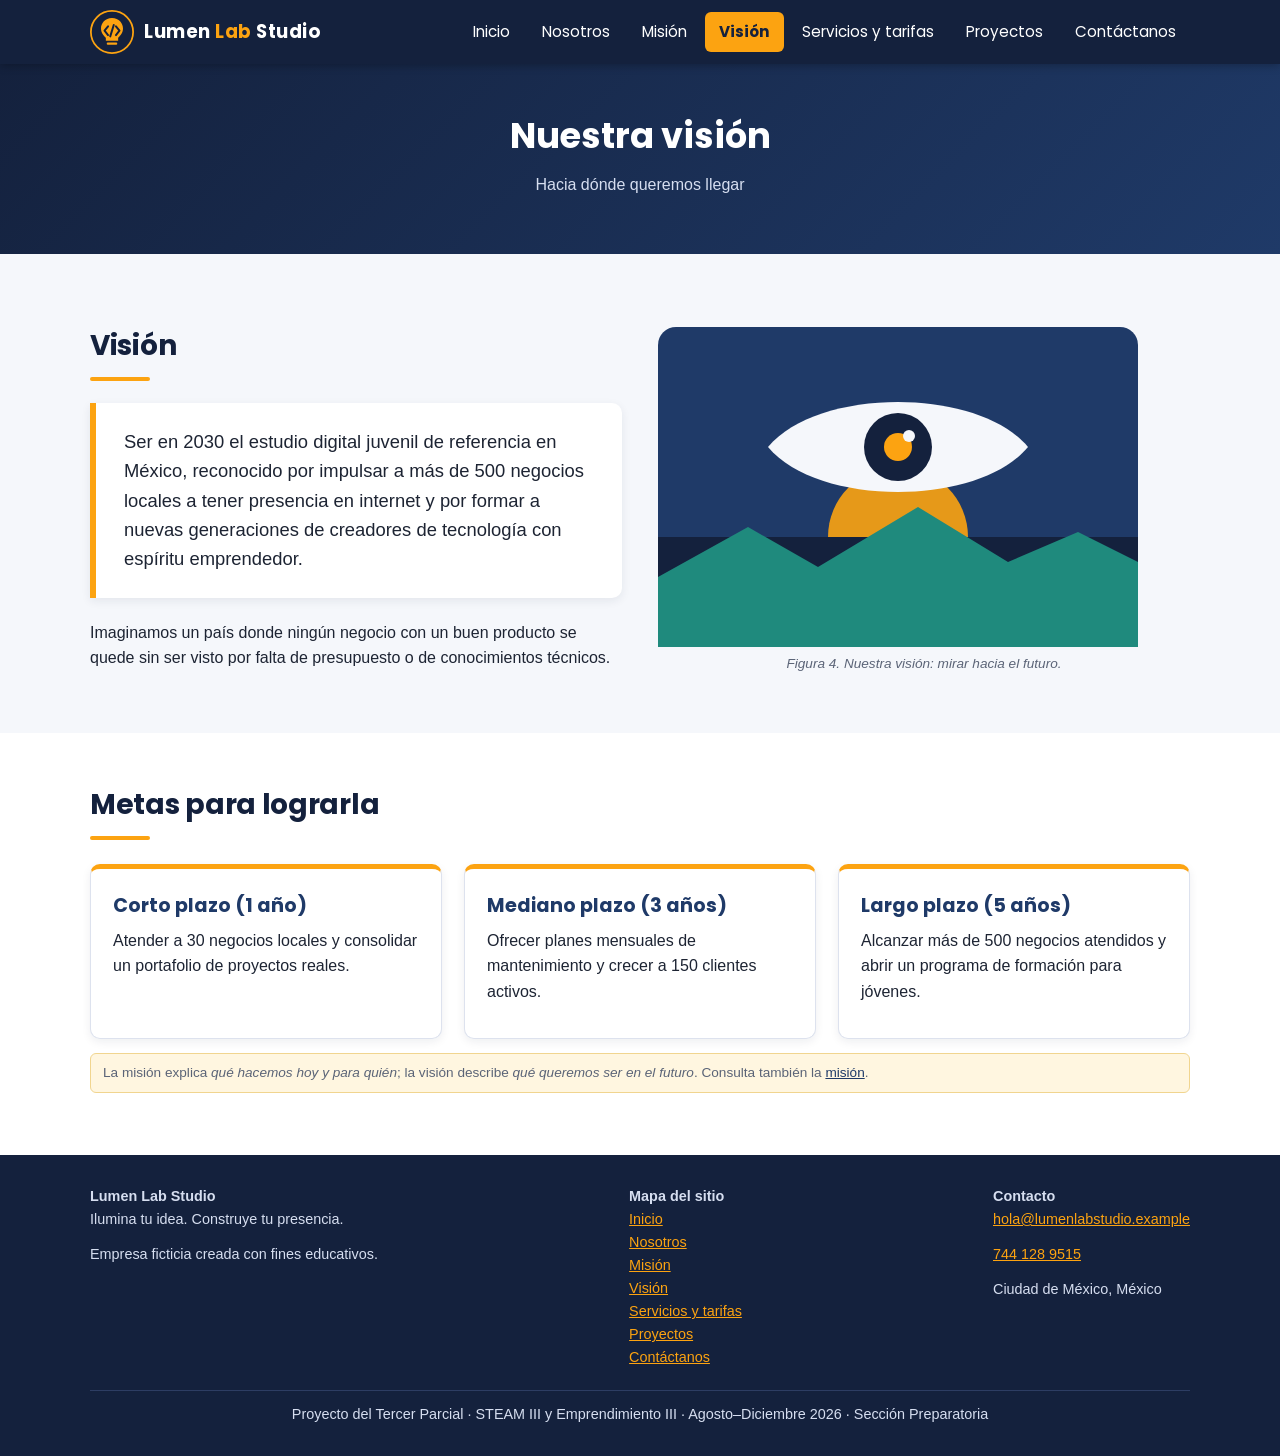
<file: vision.html>
<!DOCTYPE html>
<html lang="es">
<head>
  <meta charset="UTF-8">
  <meta name="viewport" content="width=device-width, initial-scale=1.0">
  <meta name="description" content="La visión de Lumen Lab Studio.">
  <title>Visión | Lumen Lab Studio</title>
  <link rel="icon" type="image/svg+xml" href="img/logo.svg">
  <link rel="preconnect" href="https://fonts.googleapis.com">
  <link rel="preconnect" href="https://fonts.gstatic.com" crossorigin>
  <link rel="stylesheet" href="https://fonts.googleapis.com/css2?family=Poppins:wght@500;600;700&display=swap">
  <link rel="stylesheet" href="css/estilos.css">
</head>
<body>
  <header class="sitio">
    <div class="contenedor">
      <a class="marca" href="index.html" aria-label="Lumen Lab Studio, ir al inicio">
        <img src="img/logo.svg" alt="Logotipo de Lumen Lab Studio">
        <span>Lumen <em>Lab</em> Studio</span>
      </a>
      <nav aria-label="Navegación principal">
        <ul>
        <li><a href="index.html">Inicio</a></li>
        <li><a href="nosotros.html">Nosotros</a></li>
        <li><a href="mision.html">Misión</a></li>
        <li><a href="vision.html" class="activo" aria-current="page">Visión</a></li>
        <li><a href="servicios.html">Servicios y tarifas</a></li>
        <li><a href="proyectos.html">Proyectos</a></li>
        <li><a href="contactanos.html">Contáctanos</a></li>
        </ul>
      </nav>
    </div>
  </header>

  <main>
    <div class="titulo-pagina">
      <div class="contenedor">
        <h1>Nuestra visión</h1>
        <p>Hacia dónde queremos llegar</p>
      </div>
    </div>

    <section>
      <div class="contenedor">
        <div class="dos-columnas">
          <div>
            <h2>Visión</h2>
            <p class="destacado">Ser en 2030 el estudio digital juvenil de referencia en México, reconocido por impulsar a más de 500 negocios locales a tener presencia en internet y por formar a nuevas generaciones de creadores de tecnología con espíritu emprendedor.</p>
            <p>Imaginamos un país donde ningún negocio con un buen producto se quede sin ser visto por falta de presupuesto o de conocimientos técnicos.</p>
          </div>
          <figure>
            <img src="img/vision.svg" alt="Ilustración de un ojo mirando hacia un horizonte con sol" width="480" height="320">
            <figcaption>Figura 4. Nuestra visión: mirar hacia el futuro.</figcaption>
          </figure>
        </div>
      </div>
    </section>

    <section class="alterna">
      <div class="contenedor">
        <h2>Metas para lograrla</h2>
        <div class="rejilla">
          <article class="tarjeta"><h3>Corto plazo (1 año)</h3><p>Atender a 30 negocios locales y consolidar un portafolio de proyectos reales.</p></article>
          <article class="tarjeta"><h3>Mediano plazo (3 años)</h3><p>Ofrecer planes mensuales de mantenimiento y crecer a 150 clientes activos.</p></article>
          <article class="tarjeta"><h3>Largo plazo (5 años)</h3><p>Alcanzar más de 500 negocios atendidos y abrir un programa de formación para jóvenes.</p></article>
        </div>
        <p class="nota">La misión explica <em>qué hacemos hoy y para quién</em>; la visión describe <em>qué queremos ser en el futuro</em>. Consulta también la <a href="mision.html">misión</a>.</p>
      </div>
    </section>
  </main>

  <footer class="sitio">
    <div class="contenedor">
      <div>
        <strong>Lumen Lab Studio</strong>
        <p>Ilumina tu idea. Construye tu presencia.</p>
        <p>Empresa ficticia creada con fines educativos.</p>
      </div>
      <div>
        <strong>Mapa del sitio</strong>
        <ul>
          <li><a href="index.html">Inicio</a></li>
          <li><a href="nosotros.html">Nosotros</a></li>
          <li><a href="mision.html">Misión</a></li>
          <li><a href="vision.html">Visión</a></li>
          <li><a href="servicios.html">Servicios y tarifas</a></li>
          <li><a href="proyectos.html">Proyectos</a></li>
          <li><a href="contactanos.html">Contáctanos</a></li>
        </ul>
      </div>
      <div>
        <strong>Contacto</strong>
        <p><a href="mailto:hola@lumenlabstudio.example">hola@lumenlabstudio.example</a></p>
        <p><a href="tel:+527441289515">744 128 9515</a></p>
        <p>Ciudad de México, México</p>
      </div>
      <p class="legal">Proyecto del Tercer Parcial &middot; STEAM III y Emprendimiento III &middot; Agosto&ndash;Diciembre 2026 &middot; Sección Preparatoria</p>
    </div>
  </footer>
</body>
</html>
</file>
<file: css/estilos.css>
/* Lumen Lab Studio - Hoja de estilos común a todas las páginas */
:root {
  --azul: #14213d;
  --azul-medio: #1f3a68;
  --ambar: #fca311;
  --ambar-oscuro: #b36f00;
  --turquesa: #1f8a7d;
  --claro: #f5f7fb;
  --blanco: #ffffff;
  --texto: #1d2433;
  --gris: #5b6477;
  --borde: #dde2ee;
}

* { box-sizing: border-box; margin: 0; padding: 0; }

html { scroll-behavior: smooth; }

body {
  font-family: Arial, Helvetica, sans-serif;
  color: var(--texto);
  background: var(--claro);
  line-height: 1.6;
}

img { max-width: 100%; height: auto; display: block; }

a { color: var(--azul-medio); }

.contenedor { width: min(1100px, 92%); margin: 0 auto; }

/* ---------- Encabezado y navegación ---------- */
header.sitio {
  background: var(--azul);
  position: sticky;
  top: 0;
  z-index: 10;
  box-shadow: 0 2px 8px rgba(0, 0, 0, 0.25);
}

header.sitio .contenedor {
  display: flex;
  align-items: center;
  justify-content: space-between;
  flex-wrap: wrap;
  gap: 10px;
  padding: 10px 0;
}

.marca { display: flex; align-items: center; gap: 10px; text-decoration: none; }
.marca img { width: 44px; height: 44px; }
.marca span { color: var(--blanco); font-weight: bold; font-size: 1.15rem; letter-spacing: 0.5px; }
.marca span em { color: var(--ambar); font-style: normal; }

nav ul { list-style: none; display: flex; flex-wrap: wrap; gap: 4px; }

nav a {
  display: block;
  color: var(--blanco);
  text-decoration: none;
  padding: 8px 14px;
  border-radius: 6px;
  font-size: 0.95rem;
  transition: background 0.2s, color 0.2s;
}

nav a:hover { background: var(--azul-medio); }
nav a.activo { background: var(--ambar); color: var(--azul); font-weight: bold; }

/* ---------- Portada (hero) ---------- */
.hero {
  background: linear-gradient(135deg, var(--azul) 0%, var(--azul-medio) 100%);
  color: var(--blanco);
  padding: 60px 0;
}

.hero .contenedor {
  display: grid;
  grid-template-columns: 1.1fr 1fr;
  gap: 40px;
  align-items: center;
}

.hero h1 { font-size: 2.6rem; line-height: 1.15; margin-bottom: 16px; }
.hero h1 span { color: var(--ambar); }
.hero p { font-size: 1.1rem; margin-bottom: 24px; color: #e6ebf5; }

.boton {
  display: inline-block;
  background: var(--ambar);
  color: var(--azul);
  font-weight: bold;
  text-decoration: none;
  padding: 12px 26px;
  border-radius: 8px;
  margin-right: 10px;
  margin-bottom: 8px;
  transition: transform 0.2s, background 0.2s;
}

.boton:hover { background: #ffb938; transform: translateY(-2px); }

.boton.secundario {
  background: transparent;
  color: var(--blanco);
  border: 2px solid var(--blanco);
}

.boton.secundario:hover { background: rgba(255, 255, 255, 0.15); }

/* Encabezado de páginas internas */
.titulo-pagina {
  background: linear-gradient(135deg, var(--azul) 0%, var(--azul-medio) 100%);
  color: var(--blanco);
  padding: 44px 0;
  text-align: center;
}

.titulo-pagina h1 { font-size: 2.2rem; }
.titulo-pagina p { color: #d6def0; margin-top: 8px; }

/* ---------- Secciones ---------- */
main section { padding: 50px 0; }
main section.alterna { background: var(--blanco); }

h2 {
  color: var(--azul);
  font-size: 1.75rem;
  margin-bottom: 8px;
}

h2::after {
  content: "";
  display: block;
  width: 60px;
  height: 4px;
  background: var(--ambar);
  border-radius: 2px;
  margin-top: 8px;
}

h3 { color: var(--azul-medio); margin: 14px 0 6px; font-size: 1.2rem; }

p { margin-bottom: 12px; }

.intro { color: var(--gris); max-width: 760px; margin: 14px 0 28px; }

.dos-columnas {
  display: grid;
  grid-template-columns: 1fr 1fr;
  gap: 36px;
  align-items: center;
  margin-top: 20px;
}

/* ---------- Tarjetas ---------- */
.rejilla {
  display: grid;
  grid-template-columns: repeat(auto-fit, minmax(240px, 1fr));
  gap: 22px;
  margin-top: 24px;
}

.tarjeta {
  background: var(--blanco);
  border: 1px solid var(--borde);
  border-top: 5px solid var(--ambar);
  border-radius: 10px;
  padding: 22px;
  box-shadow: 0 3px 10px rgba(20, 33, 61, 0.07);
  transition: transform 0.2s, box-shadow 0.2s;
}

.tarjeta:hover { transform: translateY(-4px); box-shadow: 0 8px 18px rgba(20, 33, 61, 0.14); }
.tarjeta h3 { margin-top: 0; }
.tarjeta .precio { color: var(--turquesa); font-weight: bold; font-size: 1.2rem; }
.tarjeta ul { margin: 10px 0 0 18px; color: var(--gris); font-size: 0.95rem; }

.tarjeta.proyecto { padding: 0; overflow: hidden; border-top-width: 1px; }
.tarjeta.proyecto figure { background: var(--azul); }
.tarjeta.proyecto .cuerpo { padding: 18px 22px 22px; }

figure figcaption {
  font-size: 0.85rem;
  color: var(--gris);
  text-align: center;
  padding: 6px 8px;
  font-style: italic;
}

.tarjeta.proyecto figcaption { background: var(--claro); }

/* Valores */
.valor { text-align: center; }
.valor .icono {
  width: 56px; height: 56px; margin: 0 auto 10px;
  border-radius: 50%;
  background: var(--azul);
  color: var(--ambar);
  display: flex; align-items: center; justify-content: center;
  font-size: 1.6rem; font-weight: bold;
}

/* Estadísticas */
.estadisticas {
  display: grid;
  grid-template-columns: repeat(auto-fit, minmax(180px, 1fr));
  gap: 18px;
  margin-top: 26px;
}

.estadistica {
  background: var(--azul);
  color: var(--blanco);
  border-radius: 10px;
  padding: 22px;
  text-align: center;
}

.estadistica strong { display: block; font-size: 2.2rem; color: var(--ambar); }

/* Bloque de cita (misión / visión) */
.destacado {
  background: var(--blanco);
  border-left: 6px solid var(--ambar);
  padding: 24px 28px;
  border-radius: 0 10px 10px 0;
  box-shadow: 0 3px 10px rgba(20, 33, 61, 0.08);
  font-size: 1.15rem;
  margin: 22px 0;
}

/* Tabla de precios */
table {
  width: 100%;
  border-collapse: collapse;
  background: var(--blanco);
  margin-top: 20px;
  border-radius: 10px;
  overflow: hidden;
}

caption { text-align: left; font-style: italic; color: var(--gris); padding: 6px 2px; }
th { background: var(--azul); color: var(--blanco); text-align: left; padding: 12px; }
td { padding: 12px; border-bottom: 1px solid var(--borde); }
tr:nth-child(even) td { background: var(--claro); }

/* Testimonios */
blockquote {
  background: var(--blanco);
  border-left: 5px solid var(--turquesa);
  padding: 16px 20px;
  border-radius: 0 10px 10px 0;
  color: var(--gris);
  font-style: italic;
  box-shadow: 0 3px 10px rgba(20, 33, 61, 0.07);
}

blockquote cite { display: block; margin-top: 8px; font-style: normal; font-weight: bold; color: var(--azul); }

/* Contacto */
form { background: var(--blanco); padding: 26px; border-radius: 10px; border: 1px solid var(--borde); }
label { display: block; font-weight: bold; margin: 12px 0 4px; color: var(--azul); }

input, select, textarea {
  width: 100%;
  padding: 10px 12px;
  border: 1px solid #b8c0d3;
  border-radius: 6px;
  font-family: inherit;
  font-size: 1rem;
}

input:focus, select:focus, textarea:focus { outline: 3px solid var(--ambar); border-color: var(--azul); }
textarea { min-height: 120px; resize: vertical; }
form button { margin-top: 16px; border: none; cursor: pointer; font-size: 1rem; }

.datos-contacto { list-style: none; }
.datos-contacto li { padding: 10px 0; border-bottom: 1px solid var(--borde); }
.datos-contacto strong { color: var(--azul); display: block; }

.nota {
  font-size: 0.85rem;
  color: var(--gris);
  background: #fff6e0;
  border: 1px solid #f1d58f;
  padding: 8px 12px;
  border-radius: 6px;
  margin-top: 14px;
}

/* ---------- Pie de página ---------- */
footer.sitio {
  background: var(--azul);
  color: #d6def0;
  padding: 30px 0 18px;
  font-size: 0.9rem;
}

footer.sitio .contenedor {
  display: flex;
  flex-wrap: wrap;
  justify-content: space-between;
  gap: 20px;
}

footer.sitio a { color: var(--ambar); }
footer.sitio ul { list-style: none; }
footer.sitio .legal { width: 100%; border-top: 1px solid #2d3d63; padding-top: 12px; text-align: center; }

/* ---------- Tercer parcial: tipografía de títulos ---------- */
h1, h2, h3, .marca span, .boton, nav a { font-family: "Poppins", Arial, Helvetica, sans-serif; }
h2 { letter-spacing: -0.3px; }

/* ---------- Carrusel de imágenes ---------- */
.carrusel {
  position: relative;
  max-width: 900px;
  margin: 10px auto 0;
}

.carrusel-ventana {
  overflow: hidden;
  border-radius: 16px;
  box-shadow: 0 12px 30px rgba(20, 33, 61, 0.22);
  background: var(--azul);
}

.carrusel-pista {
  display: flex;
  transition: transform 0.7s ease-in-out;
}

.diapositiva { flex: 0 0 100%; }
.diapositiva img { width: 100%; aspect-ratio: 16 / 9; object-fit: cover; }
.diapositiva figcaption { background: var(--azul); color: #d6def0; padding: 10px 14px; }

.carrusel-boton {
  position: absolute;
  top: calc(50% - 22px);
  transform: translateY(-50%);
  width: 46px;
  height: 46px;
  border: none;
  border-radius: 50%;
  background: rgba(255, 255, 255, 0.92);
  color: var(--azul);
  font-size: 1.2rem;
  font-weight: bold;
  cursor: pointer;
  box-shadow: 0 4px 12px rgba(0, 0, 0, 0.25);
  transition: background 0.2s, transform 0.2s;
}

.carrusel-boton:hover { background: var(--ambar); transform: translateY(-50%) scale(1.08); }
.carrusel-anterior { left: 14px; }
.carrusel-siguiente { right: 14px; }

.carrusel-puntos { display: flex; justify-content: center; gap: 10px; margin-top: 16px; }

.carrusel-puntos button {
  width: 12px;
  height: 12px;
  border-radius: 6px;
  border: none;
  background: #b8c0d3;
  cursor: pointer;
  transition: width 0.3s, background 0.3s;
}

.carrusel-puntos button.activo { width: 32px; background: var(--ambar); }

/* ---------- Tarjetas de servicios con imagen ---------- */
.rejilla.servicios { grid-template-columns: repeat(auto-fit, minmax(300px, 1fr)); }
.tarjeta.servicio { padding: 0; overflow: hidden; display: flex; flex-direction: column; }
.tarjeta.servicio figure { background: var(--azul); }
.tarjeta.servicio figure img { width: 100%; aspect-ratio: 16 / 9; object-fit: cover; }
.tarjeta.servicio figcaption { background: var(--claro); }
.tarjeta.servicio .cuerpo { padding: 18px 22px 22px; display: flex; flex-direction: column; flex: 1; }
.tarjeta.servicio .boton { align-self: flex-start; margin-top: auto; padding: 10px 22px; }
.tarjeta.servicio ul { margin-bottom: 18px; }
.tarjeta .tiempo { color: var(--gris); font-size: 0.9rem; margin-bottom: 4px; }
.tarjeta.servicio.destacada { border: 2px solid var(--ambar); border-top-width: 5px; }

.etiqueta {
  align-self: flex-start;
  background: var(--ambar);
  color: var(--azul);
  font-weight: bold;
  font-size: 0.75rem;
  text-transform: uppercase;
  letter-spacing: 1px;
  padding: 4px 10px;
  border-radius: 20px;
  margin-bottom: 8px;
}

/* ---------- Video comercial ---------- */
.video { max-width: 900px; margin: 10px auto 0; }

.video-marco {
  position: relative;
  aspect-ratio: 16 / 9;
  border-radius: 16px;
  overflow: hidden;
  background: linear-gradient(135deg, var(--azul) 0%, var(--azul-medio) 100%);
  box-shadow: 0 12px 30px rgba(20, 33, 61, 0.22);
}

.video-marco iframe, .video-marco video { position: absolute; inset: 0; width: 100%; height: 100%; border: 0; background: var(--azul); }

.video-pendiente {
  position: absolute;
  inset: 0;
  display: flex;
  flex-direction: column;
  align-items: center;
  justify-content: center;
  color: var(--blanco);
  text-align: center;
}

.video-pendiente span {
  width: 84px;
  height: 84px;
  border-radius: 50%;
  background: var(--ambar);
  color: var(--azul);
  font-size: 2rem;
  display: flex;
  align-items: center;
  justify-content: center;
  margin-bottom: 14px;
  padding-left: 6px;
}

.video-pendiente p { font-family: "Poppins", Arial, sans-serif; font-weight: bold; font-size: 1.2rem; }

/* ---------- Adaptación a pantallas pequeñas ---------- */
@media (max-width: 800px) {
  .hero .contenedor, .dos-columnas { grid-template-columns: 1fr; }
  .hero h1 { font-size: 2rem; }
  header.sitio { position: static; }
  table { font-size: 0.9rem; }
  .carrusel-boton { width: 38px; height: 38px; font-size: 1rem; }
  .rejilla.servicios { grid-template-columns: 1fr; }
}
</file>
